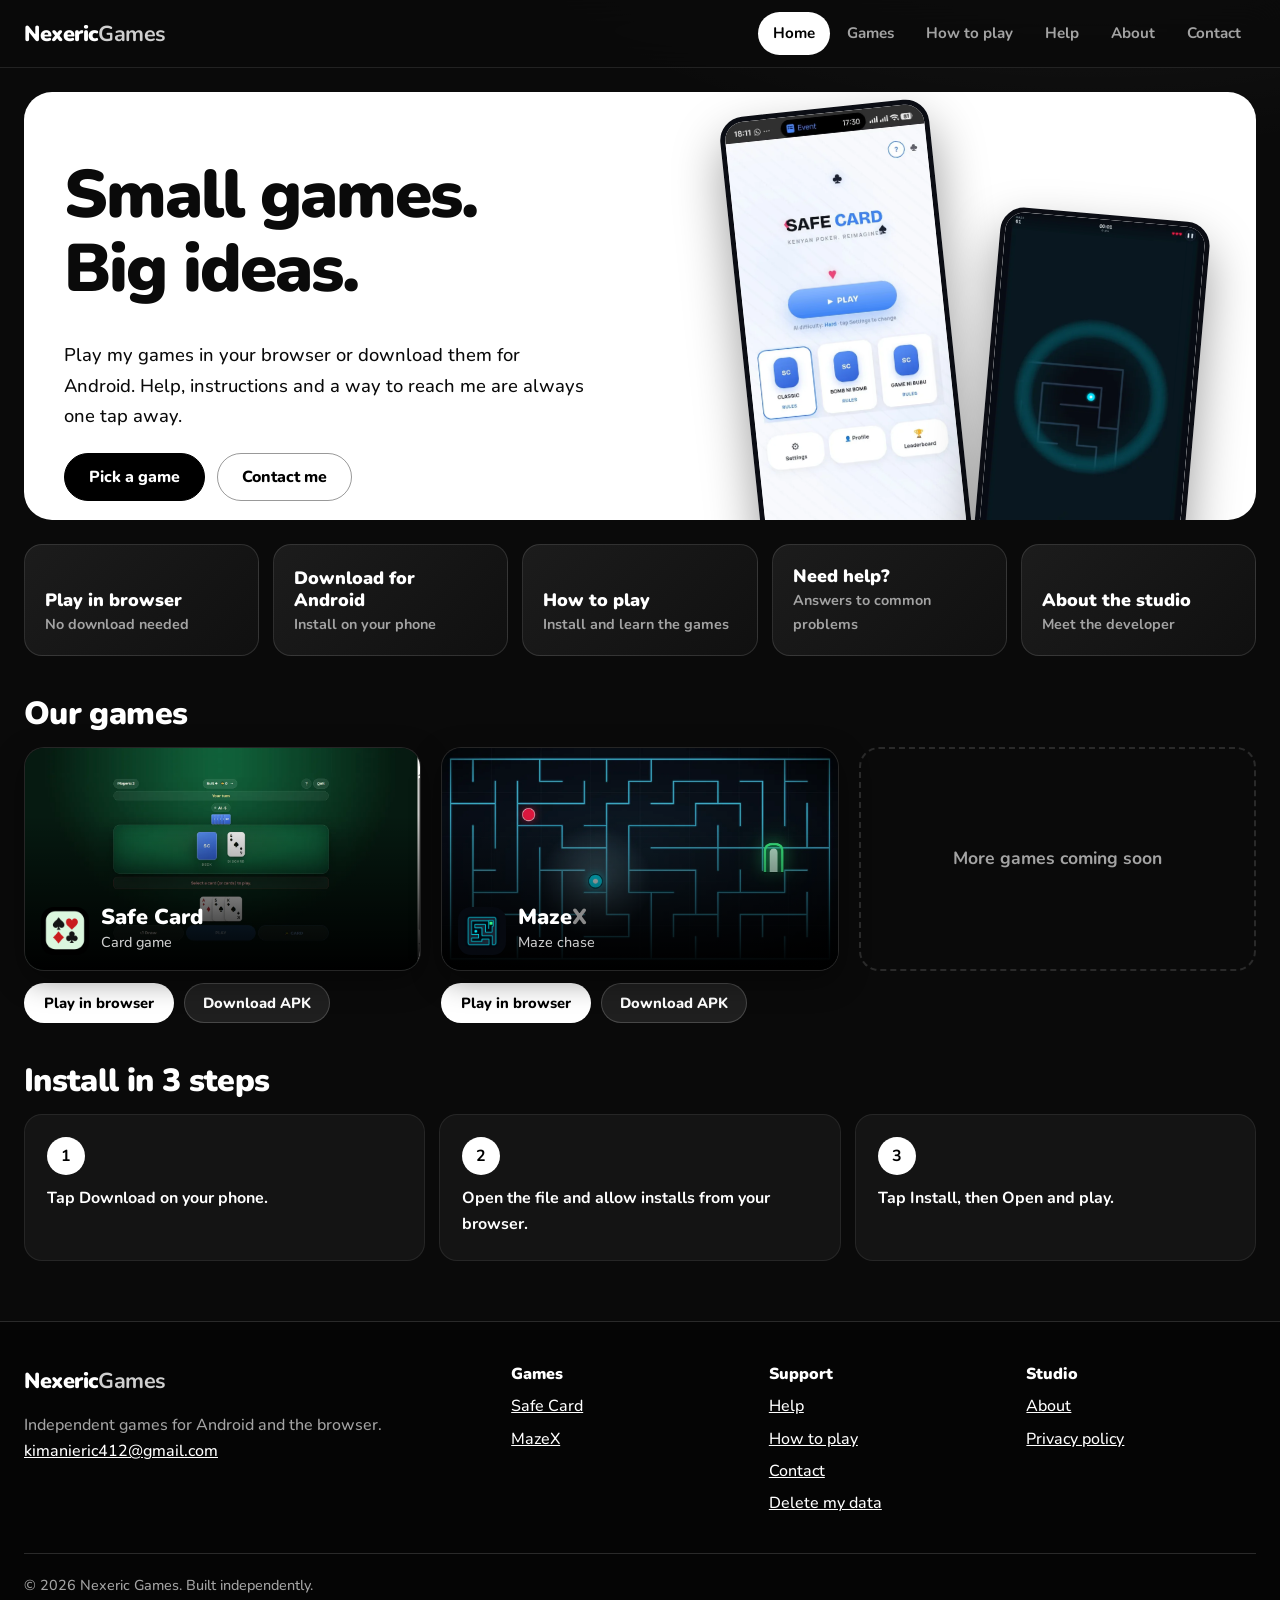
<file: index.html>
﻿<!DOCTYPE html><html lang="en"><head><meta charset="UTF-8"><meta name="viewport" content="width=device-width,initial-scale=1"><meta name="description" content="Play and download Android and browser games by Nexeric Games: Safe Card and MazeX."><title>Nexeric Games â€” Small games. Big ideas.</title><link rel="icon" href="favicon.svg" type="image/svg+xml"><link rel="icon" href="favicon.ico" sizes="48x48"><link rel="apple-touch-icon" href="apple-touch-icon.png"><link rel="manifest" href="site.webmanifest"><meta name="theme-color" content="#0a0a0a"><link rel="preconnect" href="https://fonts.googleapis.com"><link href="https://fonts.googleapis.com/css2?family=Nunito:wght@500;600;700;800;900&display=swap" rel="stylesheet"><link rel="stylesheet" href="style.css"><script async src="https://pagead2.googlesyndication.com/pagead/js/adsbygoogle.js?client=ca-pub-2333791456693293" crossorigin="anonymous"></script></head><body data-page="home">
<header class="nav" id="site-header"></header>
<main><section class="hero"><div class="wrap"><div><h1>Small games.<br>Big ideas.</h1><p class="lead">Play my games in your browser or download them for Android. Help, instructions and a way to reach me are always one tap away.</p><div class="row"><a class="btn light" href="#games">Pick a game</a><a class="btn out" href="contact.html">Contact me</a></div></div><div class="phones" id="phones" aria-hidden="true"></div></div></section>
<div class="wrap"><div class="hubs"><a class="hub" href="#games" ><b>Play in browser</b><span>No download needed</span></a><a class="hub" href="#games" ><b>Download for Android</b><span>Install on your phone</span></a><a class="hub" href="instructions.html" ><b>How to play</b><span>Install and learn the games</span></a><a class="hub" href="help.html" ><b>Need help?</b><span>Answers to common problems</span></a><a class="hub" href="about.html" ><b>About the studio</b><span>Meet the developer</span></a></div>
<h2 class="stitle" id="games">Our games</h2><div class="tgrid" id="games-list"></div>
<h2 class="stitle">Install in 3 steps</h2><div class="steps"><div class="step"><b>1</b>Tap Download on your phone.</div><div class="step"><b>2</b>Open the file and allow installs from your browser.</div><div class="step"><b>3</b>Tap Install, then Open and play.</div></div><div style="height:40px"></div></div></main>
<footer id="site-footer"></footer>
<script src="games.js"></script><script src="site.js"></script></body></html>
</file>
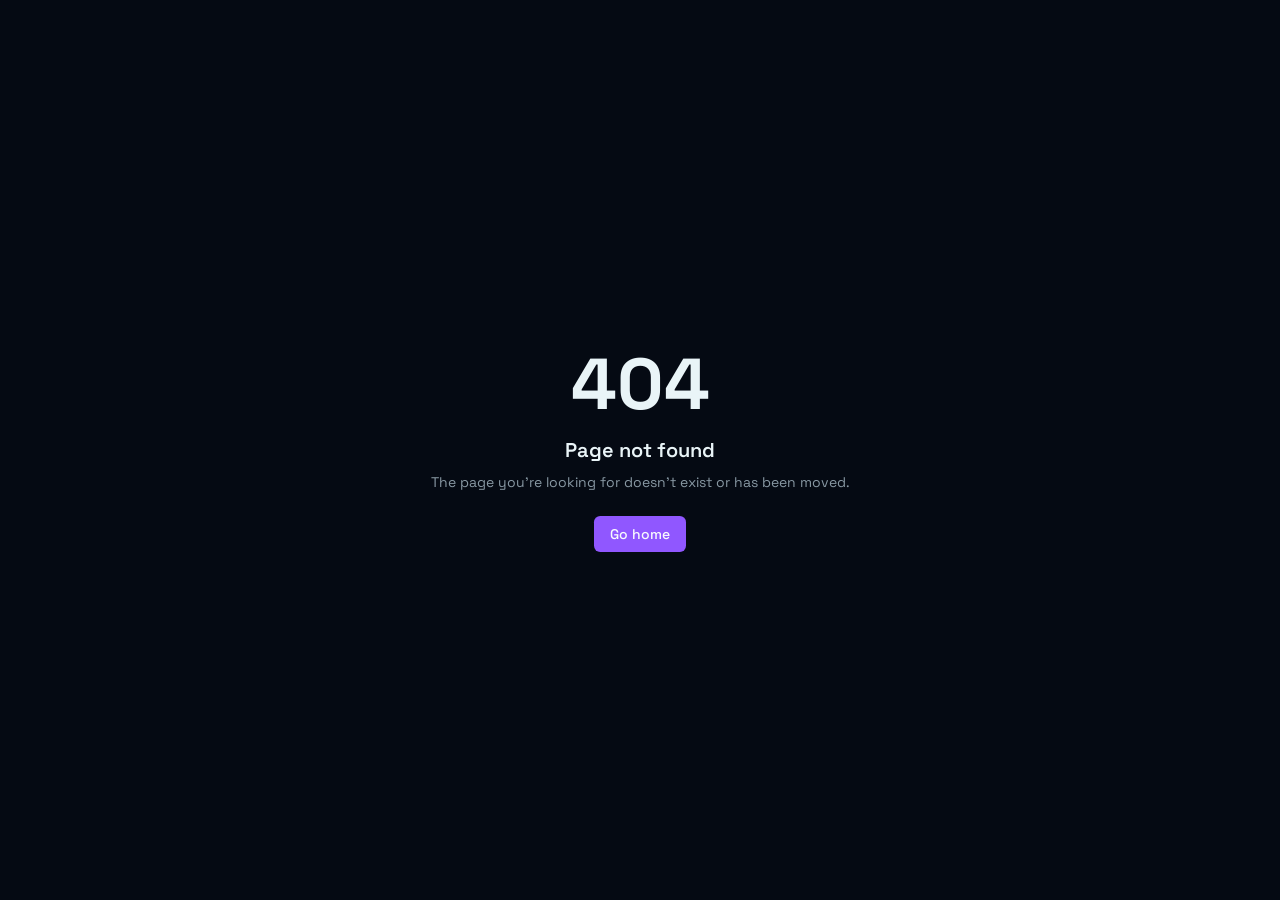
<file: play/mazex/index.html>
<!DOCTYPE html><html lang="en"><head><meta charSet="utf-8"/><meta name="viewport" content="width=device-width, initial-scale=1"/><link rel="stylesheet" href="assets/styles-yo5now6f.css" data-precedence="default"/><link rel="stylesheet" href="https://fonts.googleapis.com/css2?family=Orbitron:wght@500;700;900&amp;family=Space+Grotesk:wght@400;500;600;700&amp;display=swap" data-precedence="default"/><title>MazeX — Escape the Maze</title><meta name="author" content="MazeX"/><meta name="description" content="Escape an ever-changing neon maze before the Hunter catches you in this fast-paced survival game."/><meta property="og:title" content="MazeX — Escape the Maze"/><meta property="og:description" content="Escape the maze. Outrun the Hunter. Every maze has a way out."/><meta property="og:type" content="website"/><meta name="twitter:card" content="summary_large_image"/><link rel="modulepreload" href="assets/index-C7UMsnVV.js"/><link rel="modulepreload" href="assets/routes-DHojsSFx.js"/><link rel="modulepreload" href="assets/consent-status.enum-D5UDIGP2.js"/><link rel="preconnect" href="https://fonts.googleapis.com"/><link rel="preconnect" href="https://fonts.gstatic.com" crossorigin="anonymous"/><link rel="icon" href="favicon.ico" type="image/x-icon"/><link rel="icon" href="icon.png" type="image/png"/><link rel="apple-touch-icon" href="icon.png"/></head><body><!--$--><!--$--><!--/$--><script>(function(a,f){let l;try{l=JSON.parse(sessionStorage.getItem(a)||"{}")}catch{return}const n=l?.[f||history.state?.__TSR_key];let c=!1;for(const t in n){const e=n[t],o=e?.scrollX,s=e?.scrollY;if(Number.isFinite(o)&&Number.isFinite(s)){if(t==="window")scrollTo(o,s),c=!0;else if(t)try{const r=document.querySelector(t);r&&(r.scrollLeft=o,r.scrollTop=s)}catch{}}}if(c)return;const i=location.hash.slice(1);if(i){const t=history.state?.__hashScrollIntoViewOptions??!0;if(t){const e=document.getElementById(i);e&&e.scrollIntoView(t)}return}scrollTo(0,0)})("tsr-scroll-restoration-v1_3");document.currentScript.remove()</script><!--/$--><script class="$tsr" id="$tsr-stream-barrier">(self.$R=self.$R||{})["tsr"]=[];self.$_TSR={h(){this.hydrated=!0,this.c()},e(){this.streamEnded=!0,this.c()},c(){this.hydrated&&this.streamEnded&&(delete self.$_TSR,delete self.$R.tsr)},p(e){this.initialized?e():this.buffer.push(e)},buffer:[]};$_TSR.router=($R=>$R[0]={manifest:$R[1]={routes:$R[2]={__root__:$R[3]={preloads:$R[4]=["assets/index-C7UMsnVV.js"],scripts:$R[5]=[$R[6]={attrs:$R[7]={type:"module",async:!0,src:"assets/index-C7UMsnVV.js"}}]}}},matches:$R[8]=[$R[9]={i:"__root__ ",u:1791234582929,s:"success",ssr:!0}],lastMatchId:"__root__ "})($R["tsr"]);$_TSR.e();document.currentScript.remove()</script><script type="module" async="" src="assets/index-C7UMsnVV.js"></script></body></html>
</file>
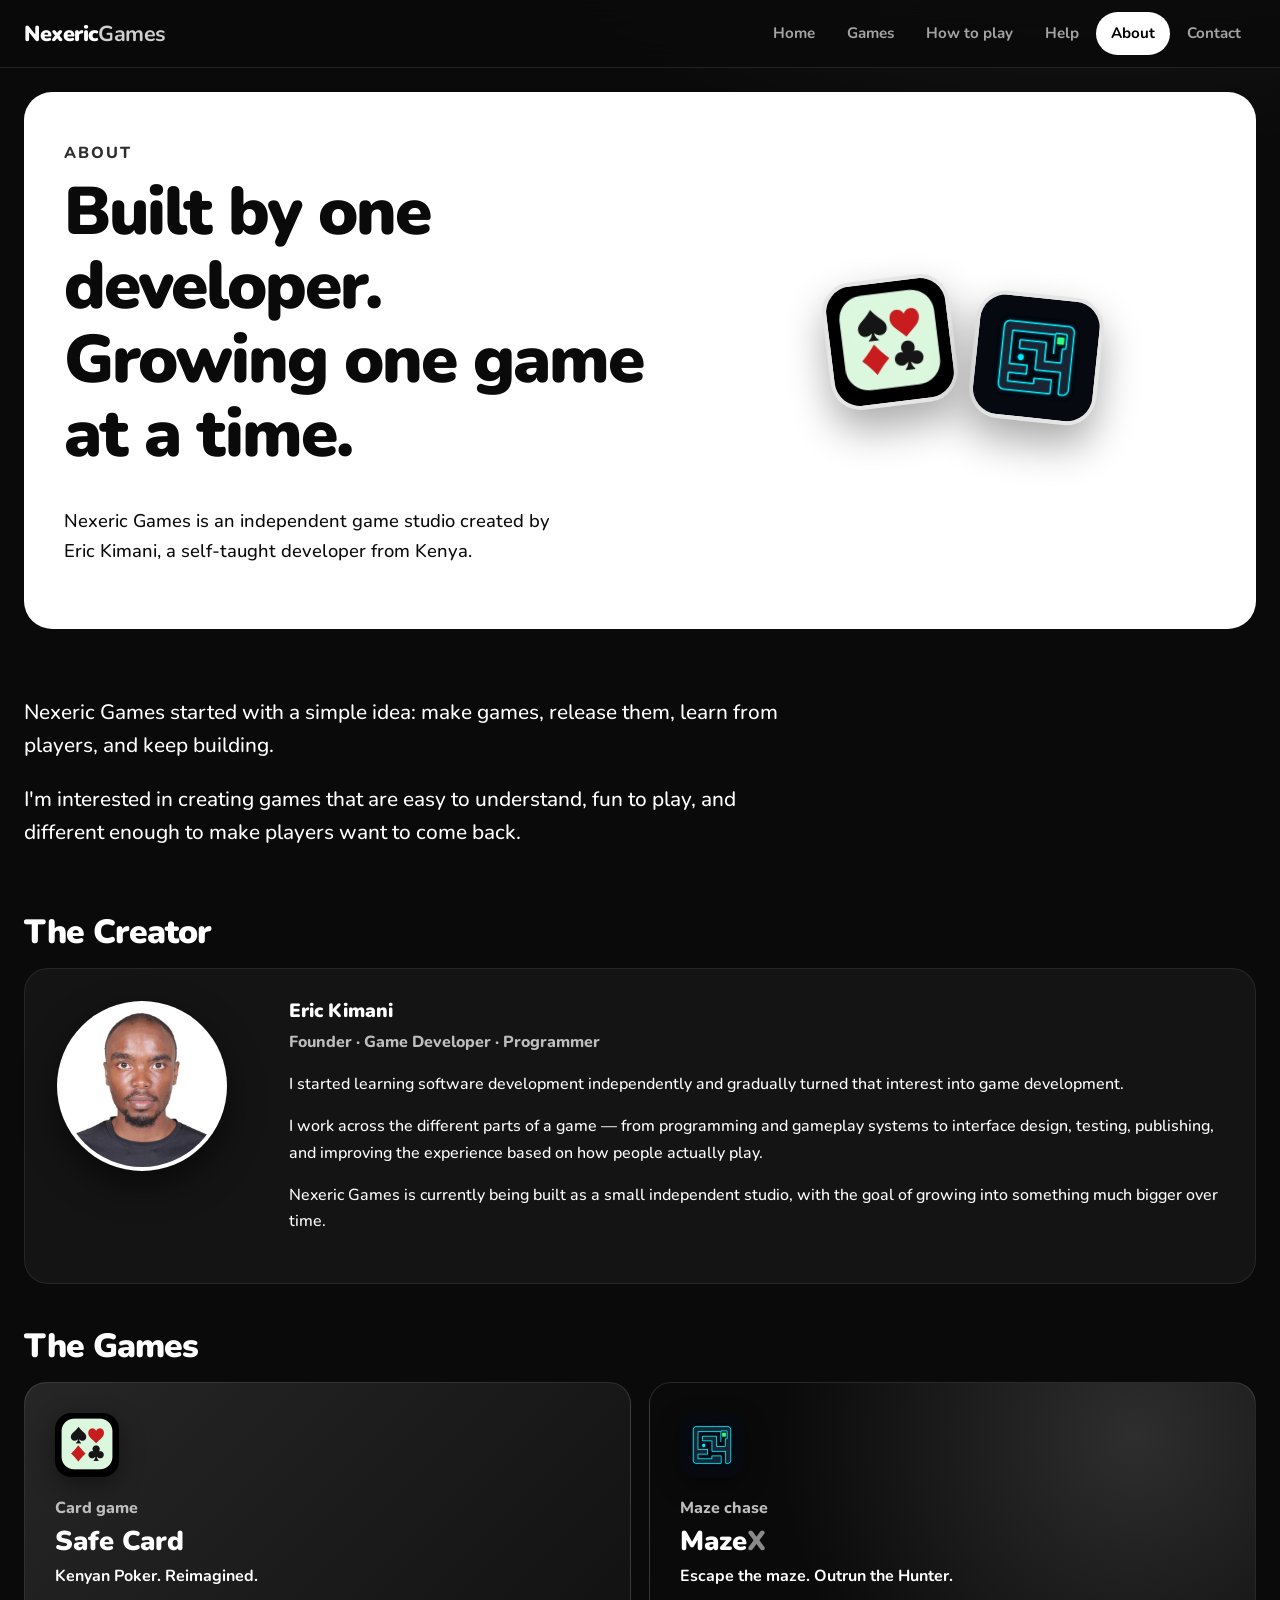
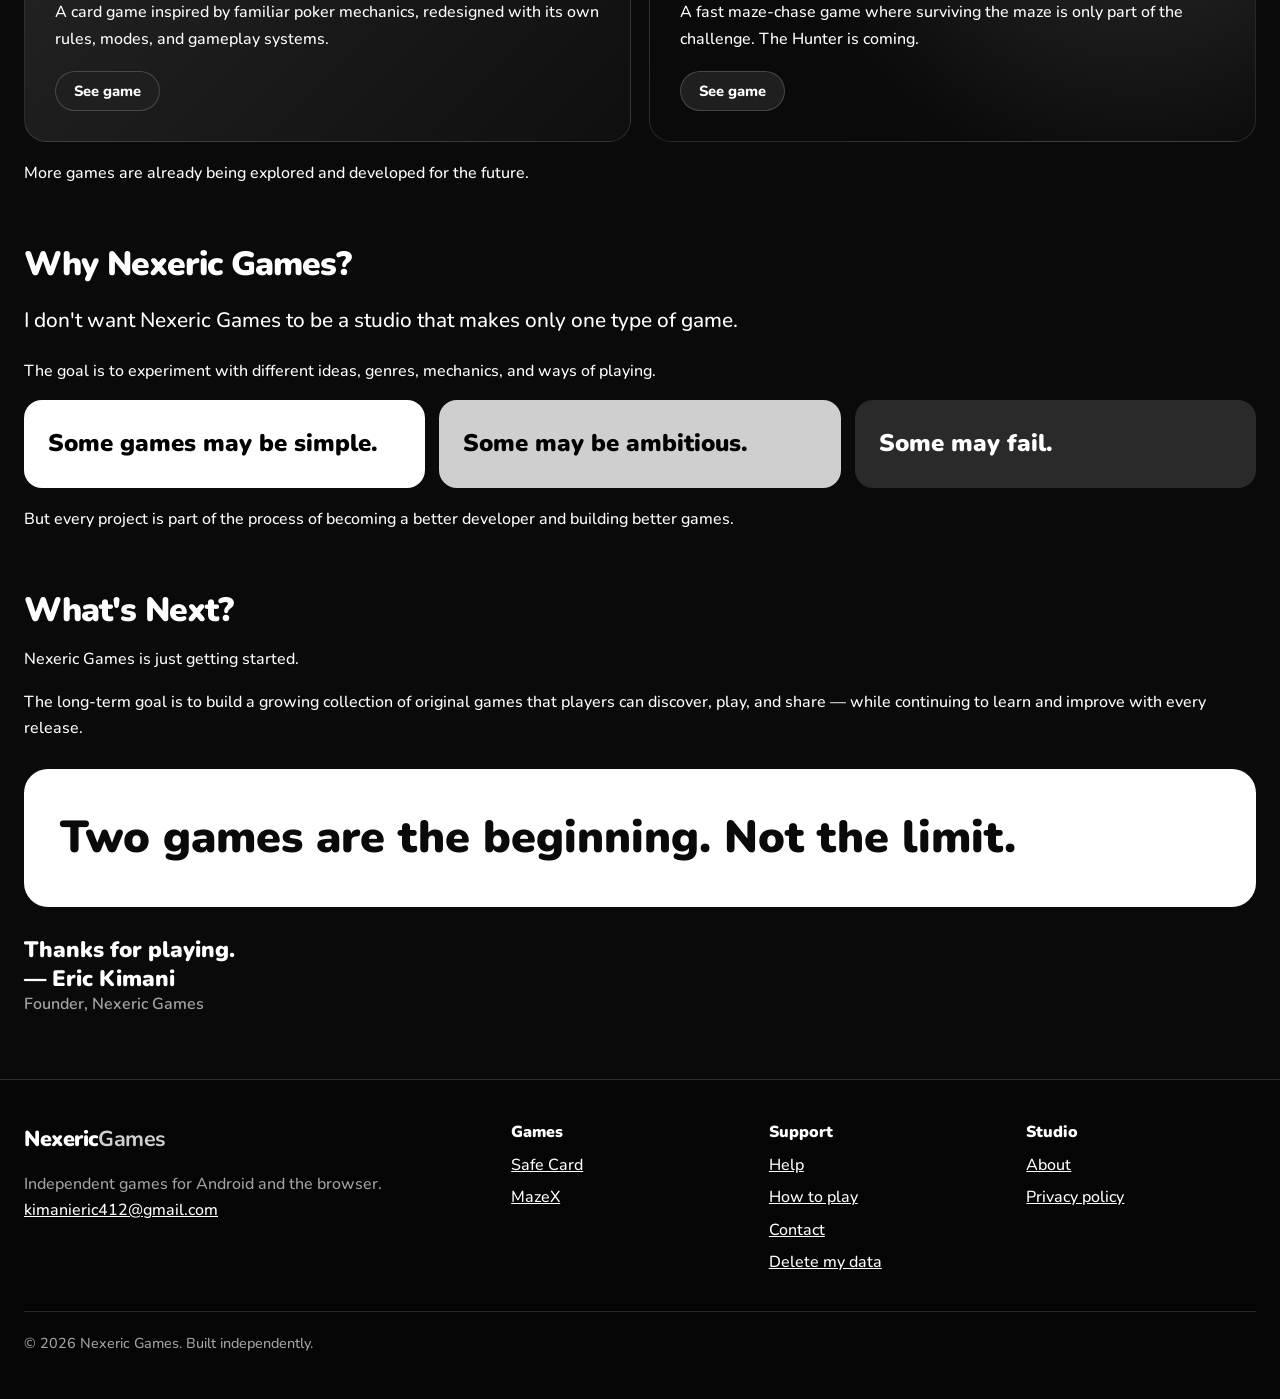
<file: about.html>
<!DOCTYPE html><html lang="en"><head><meta charset="UTF-8"><meta name="viewport" content="width=device-width,initial-scale=1"><meta name="description" content="About Nexeric Games, an independent game studio created by Eric Kimani."><title>About — Nexeric Games</title><link rel="icon" href="favicon.svg" type="image/svg+xml"><link rel="icon" href="favicon.ico" sizes="48x48"><link rel="apple-touch-icon" href="apple-touch-icon.png"><link rel="manifest" href="site.webmanifest"><meta name="theme-color" content="#0a0a0a"><link rel="preconnect" href="https://fonts.googleapis.com"><link href="https://fonts.googleapis.com/css2?family=Nunito:wght@500;600;700;800;900&display=swap" rel="stylesheet"><link rel="stylesheet" href="style.css"></head><body data-page="about">
<header class="nav" id="site-header"></header>
<main><section class="hero ab"><div class="wrap"><div><p class="eyebrow">About</p><h1>Built by one developer.<br>Growing one game at a time.</h1><p class="lead">Nexeric Games is an independent game studio created by Eric Kimani, a self-taught developer from Kenya.</p></div><div class="ab-icons" id="about-icons" aria-hidden="true"></div></div></section>
<div class="wrap"><section class="sec"><p class="big">Nexeric Games started with a simple idea: make games, release them, learn from players, and keep building.</p><p class="big">I'm interested in creating games that are easy to understand, fun to play, and different enough to make players want to come back.</p></section>
<section class="sec"><h2>The Creator</h2><div class="creator"><img class="avatar" src="img/eric.webp" alt="Eric Kimani, founder of Nexeric Games"><div><h3>Eric Kimani</h3><p class="role">Founder · Game Developer · Programmer</p><p>I started learning software development independently and gradually turned that interest into game development.</p><p>I work across the different parts of a game — from programming and gameplay systems to interface design, testing, publishing, and improving the experience based on how people actually play.</p><p>Nexeric Games is currently being built as a small independent studio, with the goal of growing into something much bigger over time.</p></div></div></section>
<section class="sec"><h2>The Games</h2><div class="gcards" id="about-games"></div><p style="margin-top:18px">More games are already being explored and developed for the future.</p></section>
<section class="sec"><h2>Why Nexeric Games?</h2><p class="big">I don't want Nexeric Games to be a studio that makes only one type of game.</p><p>The goal is to experiment with different ideas, genres, mechanics, and ways of playing.</p>
<div class="steps say"><div class="step">Some games may be simple.</div><div class="step">Some may be ambitious.</div><div class="step">Some may fail.</div></div><p style="margin-top:18px">But every project is part of the process of becoming a better developer and building better games.</p></section>
<section class="sec"><h2>What's Next?</h2><p>Nexeric Games is just getting started.</p><p>The long-term goal is to build a growing collection of original games that players can discover, play, and share — while continuing to learn and improve with every release.</p><div class="next"><p>Two games are the beginning. Not the limit.</p></div><p class="sign">Thanks for playing.<br>— Eric Kimani<span>Founder, Nexeric Games</span></p></section></div></main>
<footer id="site-footer"></footer>
<script src="games.js"></script><script src="site.js"></script></body></html>
</file>
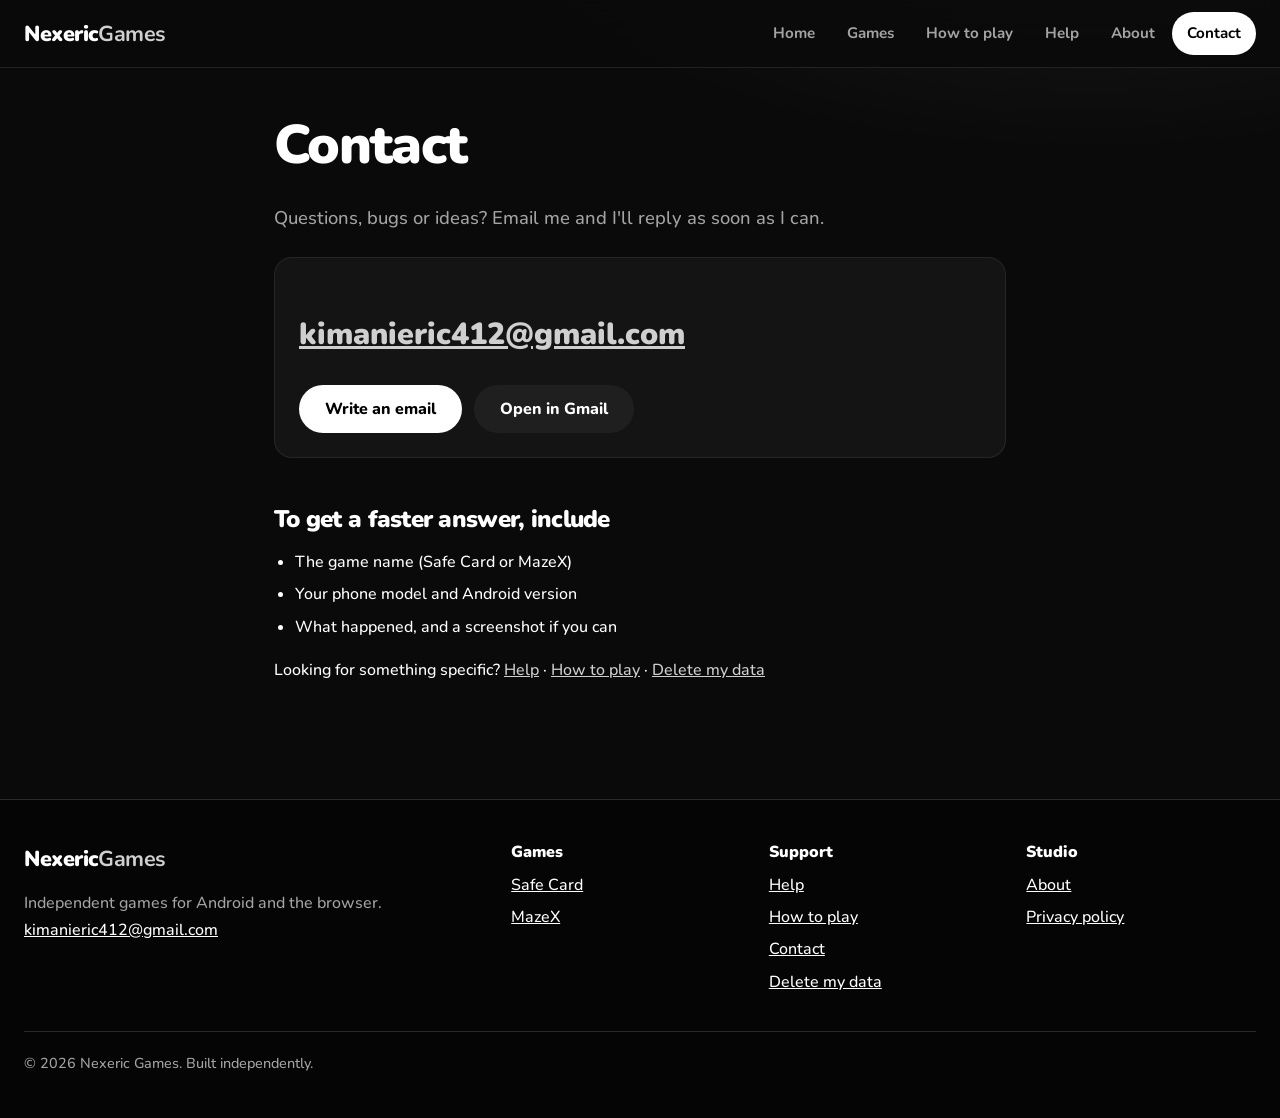
<file: contact.html>
<!DOCTYPE html><html lang="en"><head><meta charset="UTF-8"><meta name="viewport" content="width=device-width,initial-scale=1"><meta name="description" content="Contact Nexeric Games by email."><title>Contact — Nexeric Games</title><link rel="icon" href="favicon.svg" type="image/svg+xml"><link rel="icon" href="favicon.ico" sizes="48x48"><link rel="apple-touch-icon" href="apple-touch-icon.png"><link rel="manifest" href="site.webmanifest"><meta name="theme-color" content="#0a0a0a"><link rel="preconnect" href="https://fonts.googleapis.com"><link href="https://fonts.googleapis.com/css2?family=Nunito:wght@500;600;700;800;900&display=swap" rel="stylesheet"><link rel="stylesheet" href="style.css"></head><body data-page="contact">
<header class="nav" id="site-header"></header>
<main class="page"><div class="wrap"><h1>Contact</h1><p class="lead">Questions, bugs or ideas? Email me and I'll reply as soon as I can.</p>
<div class="box"><p class="email"><a href="mailto:kimanieric412@gmail.com" data-mailto="" data-email>kimanieric412@gmail.com</a></p><div class="row"><a class="btn main" href="mailto:kimanieric412@gmail.com" data-mailto="Nexeric Games support">Write an email</a><a class="btn" href="#" data-gmail="Nexeric Games support" target="_blank" rel="noopener">Open in Gmail</a></div></div>
<h2>To get a faster answer, include</h2><ul><li>The game name (Safe Card or MazeX)</li><li>Your phone model and Android version</li><li>What happened, and a screenshot if you can</li></ul>
<p>Looking for something specific? <a href="help.html">Help</a> · <a href="instructions.html">How to play</a> · <a href="delete.html">Delete my data</a></p></div></main>
<footer id="site-footer"></footer>
<script src="games.js"></script><script src="site.js"></script></body></html>
</file>
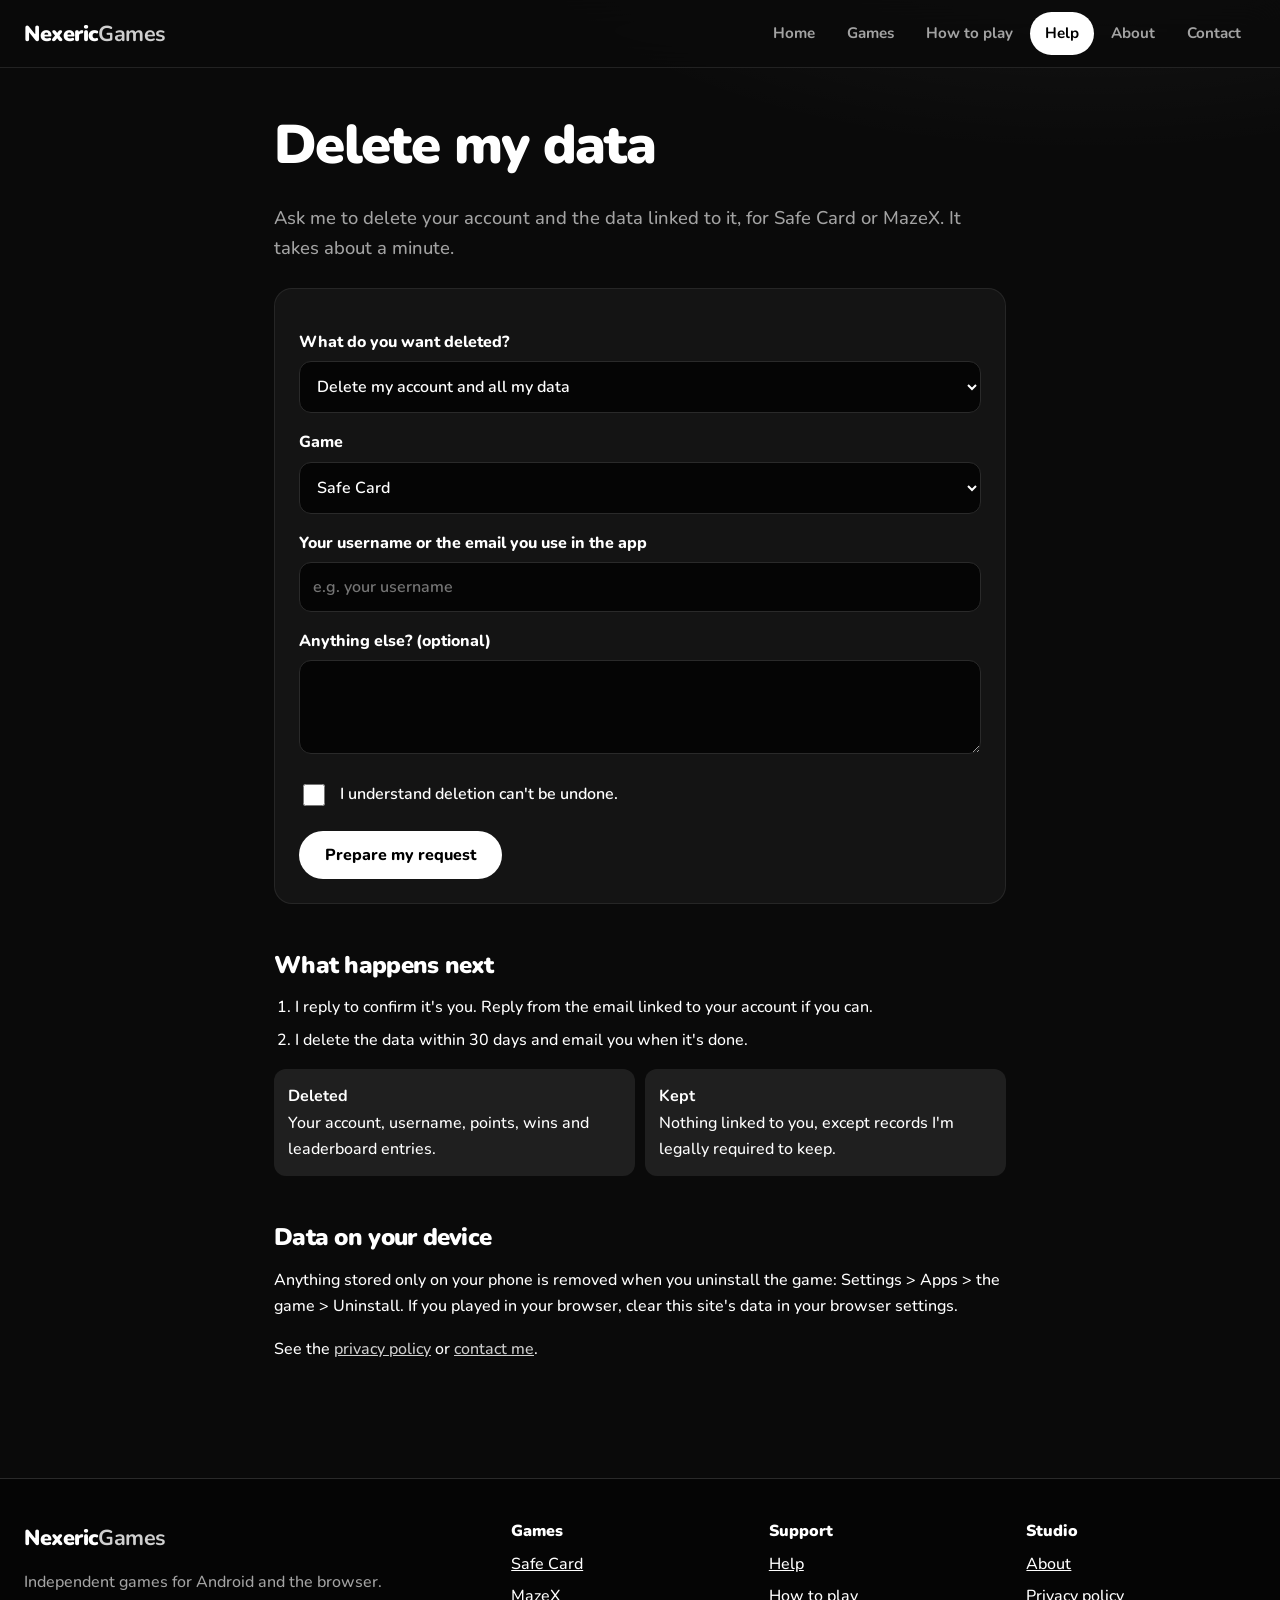
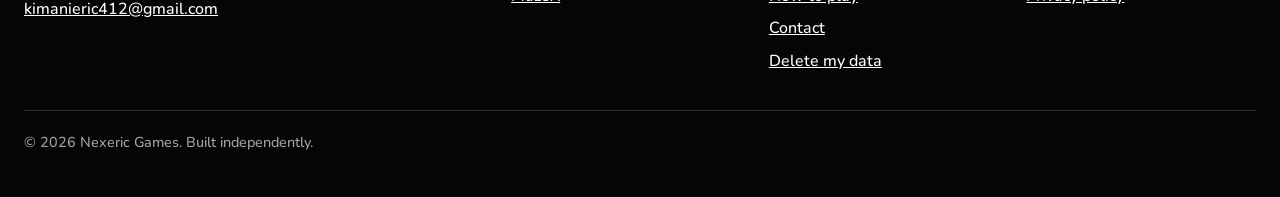
<file: delete.html>
<!DOCTYPE html><html lang="en"><head><meta charset="UTF-8"><meta name="viewport" content="width=device-width,initial-scale=1"><meta name="description" content="Request deletion of your Nexeric Games account and data."><title>Delete my data — Nexeric Games</title><link rel="icon" href="favicon.svg" type="image/svg+xml"><link rel="icon" href="favicon.ico" sizes="48x48"><link rel="apple-touch-icon" href="apple-touch-icon.png"><link rel="manifest" href="site.webmanifest"><meta name="theme-color" content="#0a0a0a"><link rel="preconnect" href="https://fonts.googleapis.com"><link href="https://fonts.googleapis.com/css2?family=Nunito:wght@500;600;700;800;900&display=swap" rel="stylesheet"><link rel="stylesheet" href="style.css"></head><body data-page="help">
<header class="nav" id="site-header"></header>
<main class="page"><div class="wrap"><h1>Delete my data</h1><p class="lead">Ask me to delete your account and the data linked to it, for Safe Card or MazeX. It takes about a minute.</p>
<div class="box"><form id="f"><label for="t">What do you want deleted?</label><select id="t"><option>Delete my account and all my data</option><option>Delete only my scores and leaderboard entries</option></select>
<label for="g">Game</label><select id="g"></select>
<label for="u">Your username or the email you use in the app</label><input id="u" required autocomplete="off" placeholder="e.g. your username">
<label for="n">Anything else? (optional)</label><textarea id="n" rows="3"></textarea>
<label class="chk" style="margin-top:18px"><input type="checkbox" id="c" required> <span>I understand deletion can't be undone.</span></label>
<div class="row"><button class="btn main" type="submit">Prepare my request</button></div></form>
<noscript><p>JavaScript is off. Email <a href="mailto:kimanieric412@gmail.com" data-mailto="Delete my data" data-email>kimanieric412@gmail.com</a> with the subject "Delete my data", your game and your username.</p></noscript></div>
<div id="out" class="box ok" hidden tabindex="-1" role="status"><h2 style="margin-top:0">Almost done: send it to me</h2><p>Your reference is <b id="ref"></b>. Choose how to send this message. The request is only sent once you press send in your email.</p><pre id="pre"></pre>
<div class="row"><a id="m" class="btn main" href="#">Open in my email app</a><a id="gm" class="btn" href="#" target="_blank" rel="noopener">Open in Gmail</a><button id="cp" class="btn" type="button">Copy message</button></div><p style="margin-bottom:0">Or paste it into an email to <b data-email>kimanieric412@gmail.com</b> yourself.</p></div>
<h2>What happens next</h2><ol><li>I reply to confirm it's you. Reply from the email linked to your account if you can.</li><li>I delete the data within 30 days and email you when it's done.</li></ol>
<div class="tabs"><div><b>Deleted</b>Your account, username, points, wins and leaderboard entries.</div><div><b>Kept</b>Nothing linked to you, except records I'm legally required to keep.</div></div>
<h2>Data on your device</h2><p>Anything stored only on your phone is removed when you uninstall the game: Settings > Apps > the game > Uninstall. If you played in your browser, clear this site's data in your browser settings.</p>
<p>See the <a href="privacy.html">privacy policy</a> or <a href="contact.html">contact me</a>.</p></div></main>
<footer id="site-footer"></footer>
<script src="games.js"></script><script src="site.js"></script><script>
var f=document.getElementById('f'),out=document.getElementById('out');
f.addEventListener('submit',function(e){e.preventDefault();
var ref='DEL-'+Date.now().toString(36).toUpperCase();
var txt='Reference: '+ref+'\nRequest: '+t.value+'\nGame: '+g.value+'\nUsername or email in the app: '+u.value.trim()+'\nNotes: '+(n.value.trim()||'none')+'\n\nI confirm this is my account and I understand deletion cannot be undone.';
var sub='Delete my data ('+ref+')',enc=encodeURIComponent;
document.getElementById('ref').textContent=ref;document.getElementById('pre').textContent=txt;
document.getElementById('m').href='mailto:'+SITE.email+'?subject='+enc(sub)+'&body='+enc(txt);
document.getElementById('gm').href='https://mail.google.com/mail/?view=cm&fs=1&to='+SITE.email+'&su='+enc(sub)+'&body='+enc(txt);
out.hidden=false;out.scrollIntoView({behavior:'smooth'});out.focus()});
document.getElementById('cp').addEventListener('click',function(){var b=this,tx=document.getElementById('pre').textContent;
(navigator.clipboard?navigator.clipboard.writeText(tx):Promise.reject()).then(function(){b.textContent='Copied'},function(){var r=document.createRange();r.selectNodeContents(document.getElementById('pre'));var s=getSelection();s.removeAllRanges();s.addRange(r);b.textContent='Press copy on your keyboard'})});
</script></body></html>
</file>
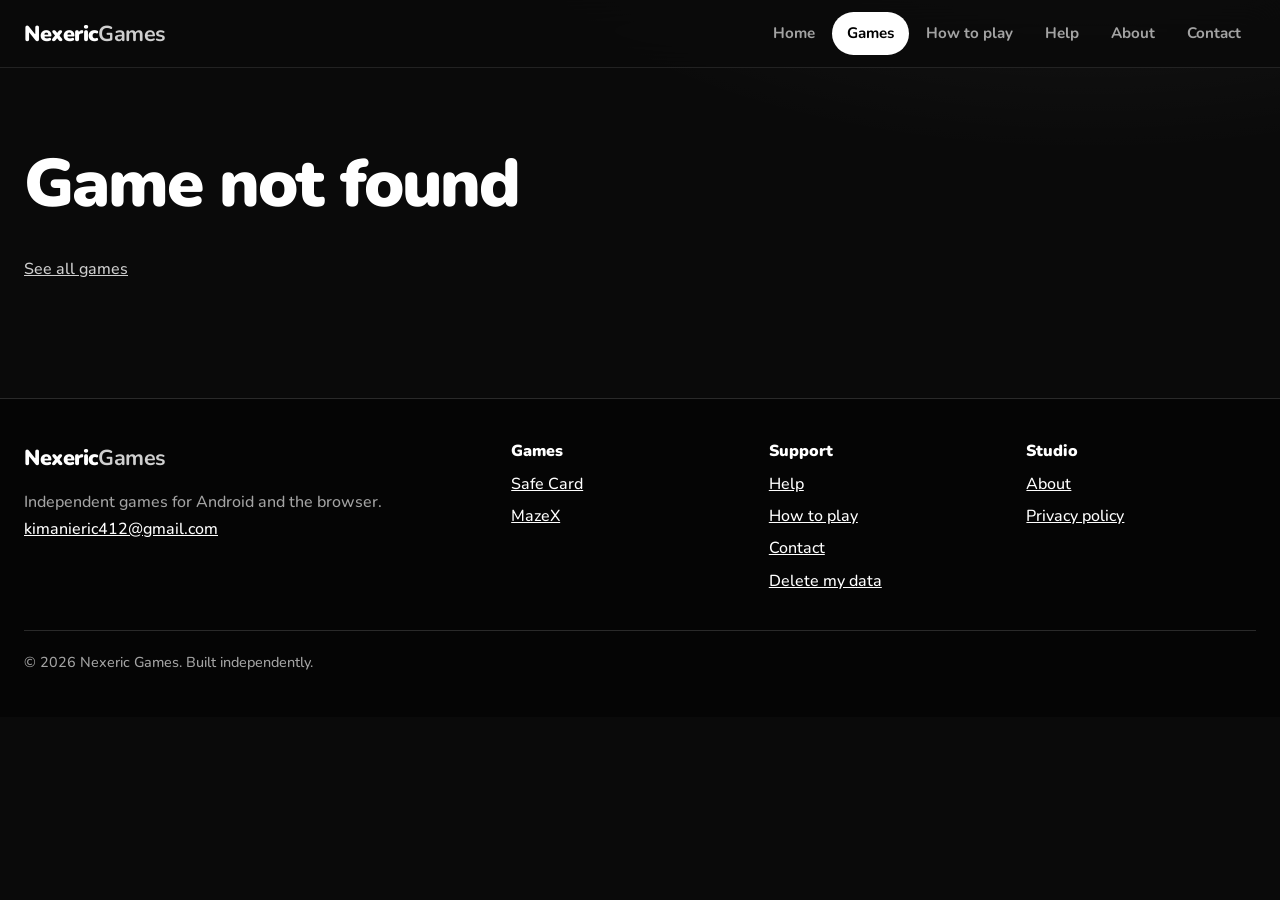
<file: game.html>
<!DOCTYPE html><html lang="en"><head><meta charset="UTF-8"><meta name="viewport" content="width=device-width,initial-scale=1"><meta name="description" content="Game details"><title>Game — Nexeric Games</title><link rel="icon" href="favicon.svg" type="image/svg+xml"><link rel="icon" href="favicon.ico" sizes="48x48"><link rel="apple-touch-icon" href="apple-touch-icon.png"><link rel="manifest" href="site.webmanifest"><meta name="theme-color" content="#0a0a0a"><link rel="preconnect" href="https://fonts.googleapis.com"><link href="https://fonts.googleapis.com/css2?family=Nunito:wght@500;600;700;800;900&display=swap" rel="stylesheet"><link rel="stylesheet" href="style.css"></head><body data-page="game">
<header class="nav" id="site-header"></header>
<main id="game"></main>
<footer id="site-footer"></footer>
<script src="games.js"></script><script src="site.js"></script></body></html>
</file>
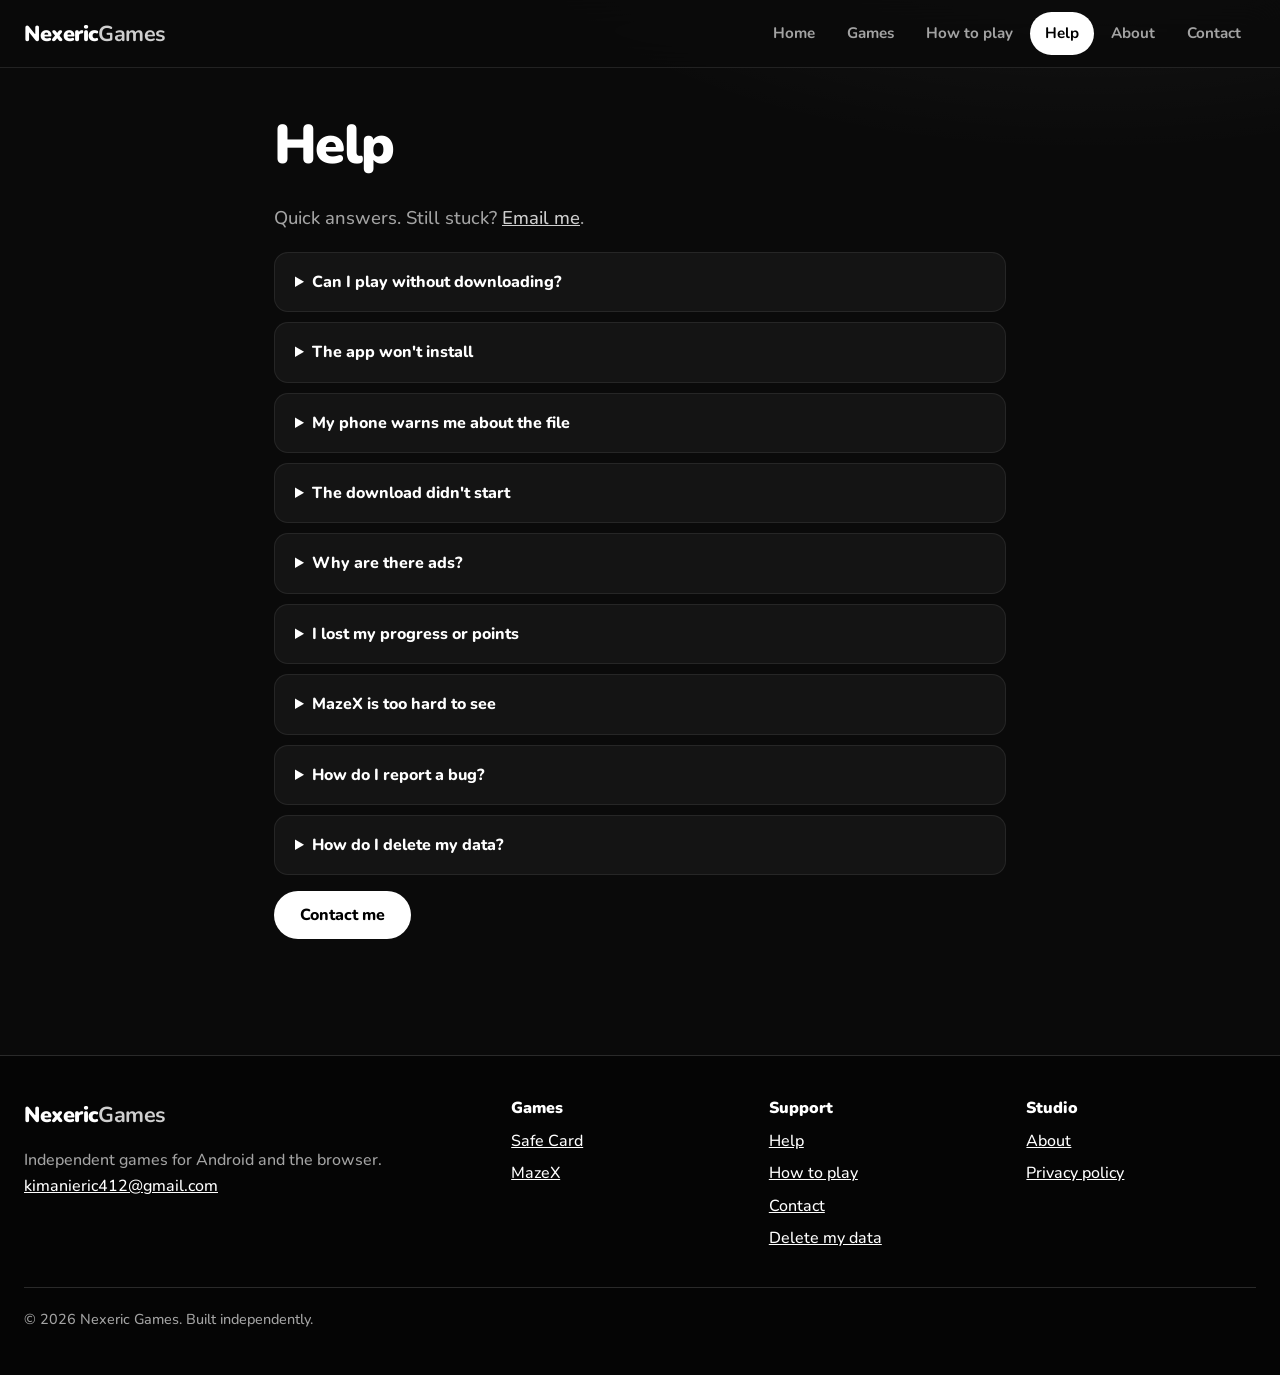
<file: help.html>
<!DOCTYPE html><html lang="en"><head><meta charset="UTF-8"><meta name="viewport" content="width=device-width,initial-scale=1"><meta name="description" content="Answers to common questions."><title>Help — Nexeric Games</title><link rel="icon" href="favicon.svg" type="image/svg+xml"><link rel="icon" href="favicon.ico" sizes="48x48"><link rel="apple-touch-icon" href="apple-touch-icon.png"><link rel="manifest" href="site.webmanifest"><meta name="theme-color" content="#0a0a0a"><link rel="preconnect" href="https://fonts.googleapis.com"><link href="https://fonts.googleapis.com/css2?family=Nunito:wght@500;600;700;800;900&display=swap" rel="stylesheet"><link rel="stylesheet" href="style.css"></head><body data-page="help">
<header class="nav" id="site-header"></header>
<main class="page"><div class="wrap"><h1>Help</h1><p class="lead">Quick answers. Still stuck? <a href="mailto:kimanieric412@gmail.com" data-mailto="">Email me</a>.</p>
<details><summary>Can I play without downloading?</summary><p>Yes. Open a game and tap <b>Play in browser</b>. It works in a modern browser on a phone, tablet or computer.</p></details>
<details><summary>The app won't install</summary><p>Allow installs from your browser (Settings > Apps > Special access > Install unknown apps). Make sure the download finished and you have enough free storage, then try again.</p></details>
<details><summary>My phone warns me about the file</summary><p>Android shows this for any app installed outside Google Play. Only install files downloaded from this site.</p></details>
<details><summary>The download didn't start</summary><p>Check your connection and try again, or open the site in Chrome. If it still fails, email me.</p></details>
<details><summary>Why are there ads?</summary><p>The games are free and ads help support them.</p></details>
<details><summary>I lost my progress or points</summary><p>Uninstalling a game can remove data stored on your phone. Email me your username and the game name and I'll look into it.</p></details>
<div id="game-faq"></div>
<details><summary>How do I report a bug?</summary><p>Email me with the game name, your phone model and what happened. A screenshot helps a lot.</p></details>
<details><summary>How do I delete my data?</summary><p>Use the <a href="delete.html">Delete my data</a> page.</p></details>
<p><a class="btn main" href="contact.html">Contact me</a></p></div></main>
<footer id="site-footer"></footer>
<script src="games.js"></script><script src="site.js"></script></body></html>
</file>
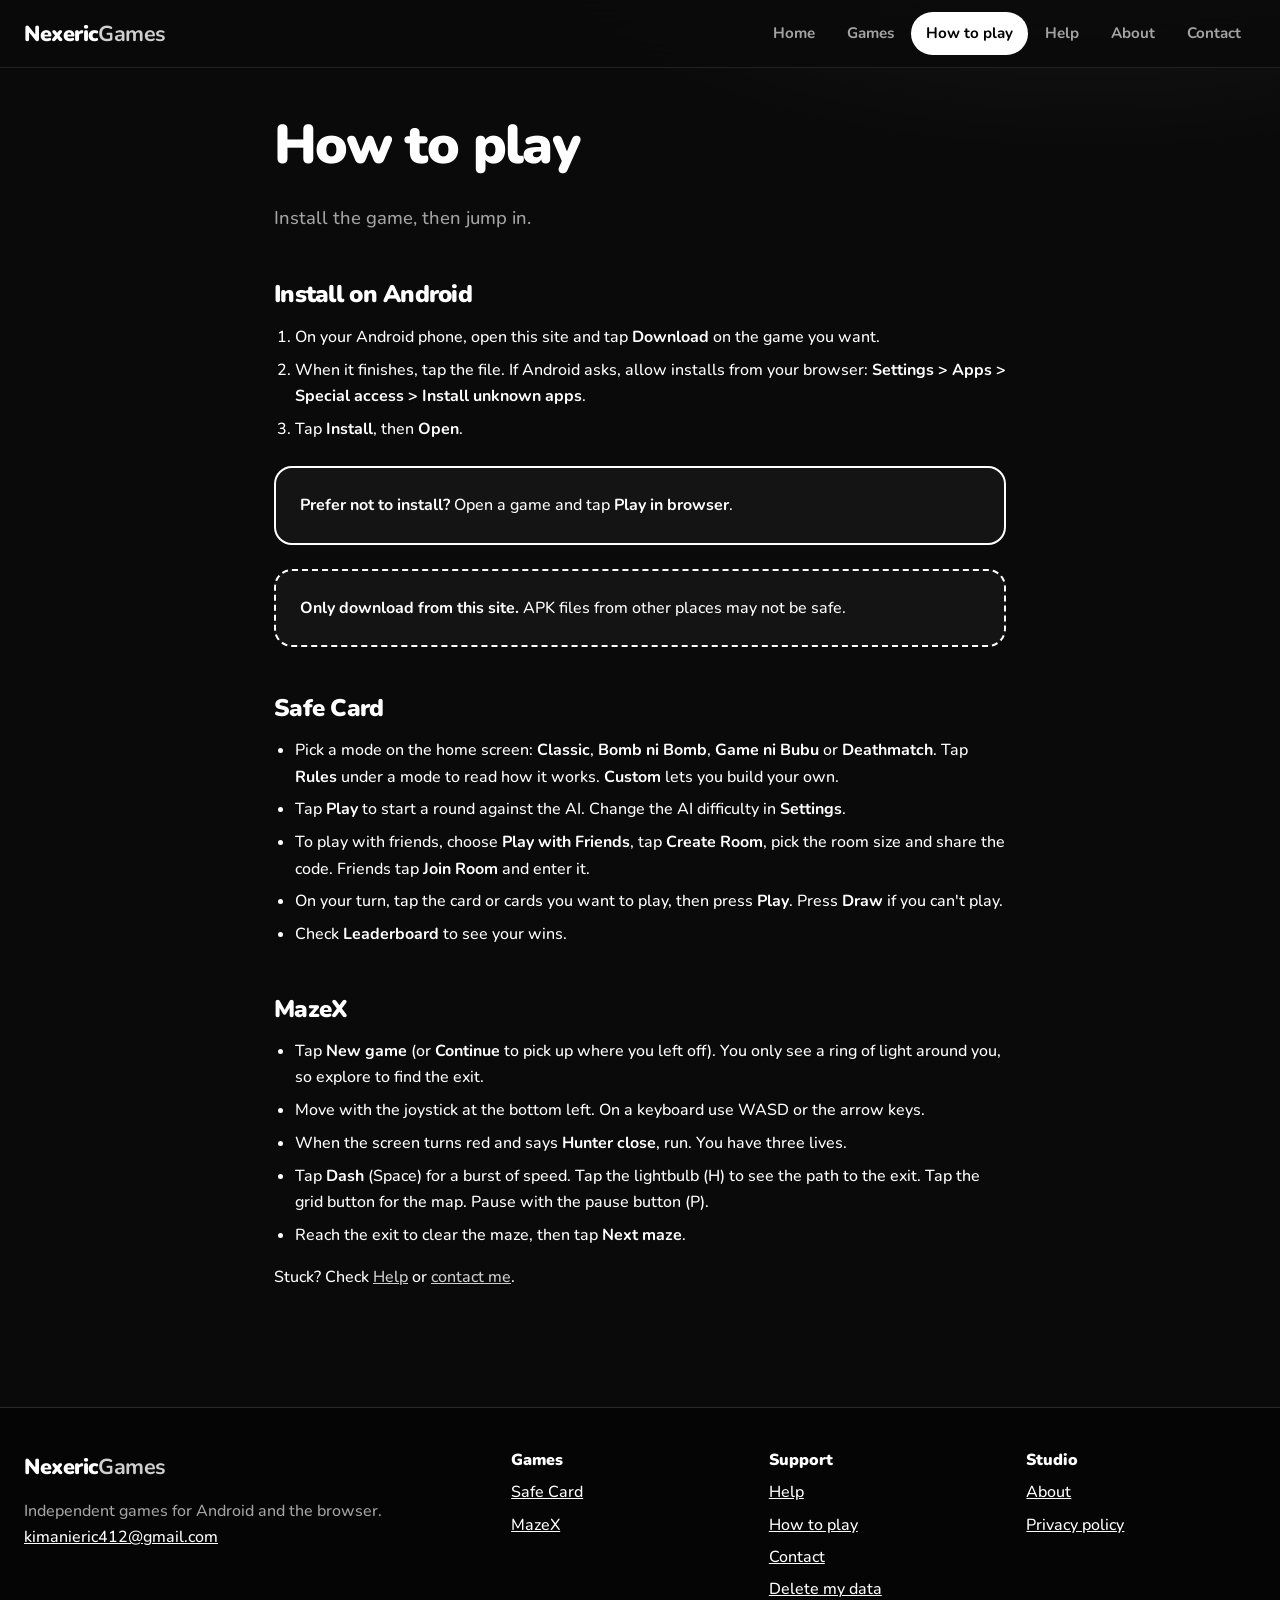
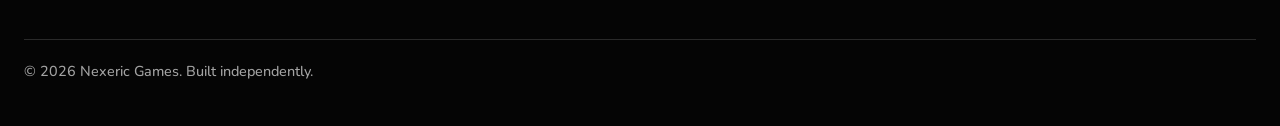
<file: instructions.html>
<!DOCTYPE html><html lang="en"><head><meta charset="UTF-8"><meta name="viewport" content="width=device-width,initial-scale=1"><meta name="description" content="Install and play Safe Card and MazeX."><title>How to play — Nexeric Games</title><link rel="icon" href="favicon.svg" type="image/svg+xml"><link rel="icon" href="favicon.ico" sizes="48x48"><link rel="apple-touch-icon" href="apple-touch-icon.png"><link rel="manifest" href="site.webmanifest"><meta name="theme-color" content="#0a0a0a"><link rel="preconnect" href="https://fonts.googleapis.com"><link href="https://fonts.googleapis.com/css2?family=Nunito:wght@500;600;700;800;900&display=swap" rel="stylesheet"><link rel="stylesheet" href="style.css"></head><body data-page="how">
<header class="nav" id="site-header"></header>
<main class="page"><div class="wrap"><h1>How to play</h1><p class="lead">Install the game, then jump in.</p>
<h2>Install on Android</h2><ol><li>On your Android phone, open this site and tap <b>Download</b> on the game you want.</li><li>When it finishes, tap the file. If Android asks, allow installs from your browser: <b>Settings > Apps > Special access > Install unknown apps</b>.</li><li>Tap <b>Install</b>, then <b>Open</b>.</li></ol>
<div class="box ok"><b>Prefer not to install?</b> Open a game and tap <b>Play in browser</b>.</div>
<div class="box warn"><b>Only download from this site.</b> APK files from other places may not be safe.</div>
<div id="howto-games"></div><p>Stuck? Check <a href="help.html">Help</a> or <a href="contact.html">contact me</a>.</p></div></main>
<footer id="site-footer"></footer>
<script src="games.js"></script><script src="site.js"></script></body></html>
</file>
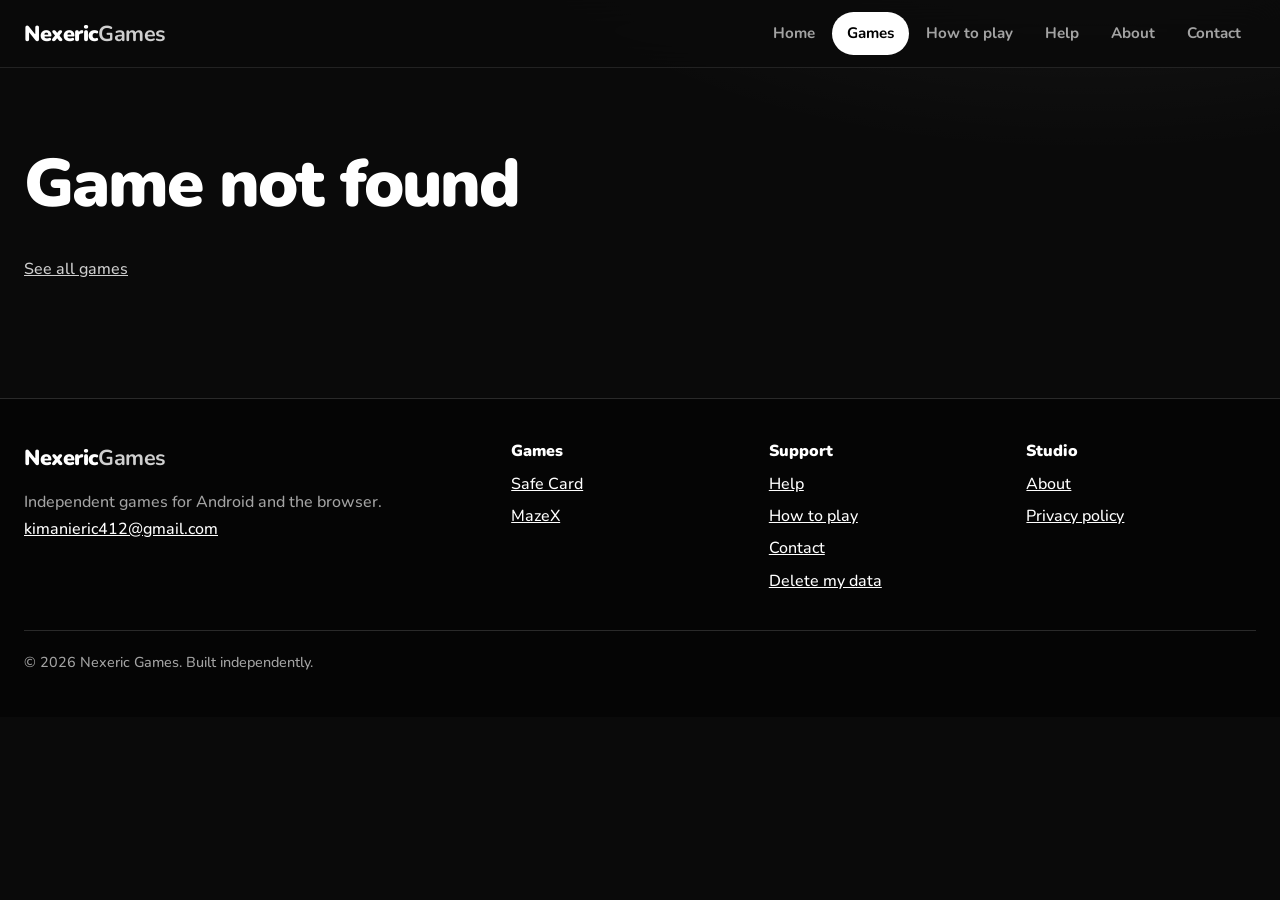
<file: play.html>
<!DOCTYPE html><html lang="en"><head><meta charset="UTF-8"><meta name="viewport" content="width=device-width,initial-scale=1"><meta name="description" content="Play in your browser"><title>Play — Nexeric Games</title><link rel="icon" href="favicon.svg" type="image/svg+xml"><link rel="icon" href="favicon.ico" sizes="48x48"><link rel="apple-touch-icon" href="apple-touch-icon.png"><link rel="manifest" href="site.webmanifest"><meta name="theme-color" content="#0a0a0a"><link rel="preconnect" href="https://fonts.googleapis.com"><link href="https://fonts.googleapis.com/css2?family=Nunito:wght@500;600;700;800;900&display=swap" rel="stylesheet"><link rel="stylesheet" href="style.css"></head><body data-page="play">
<header class="nav" id="site-header"></header>
<main id="play"></main>
<footer id="site-footer"></footer>
<script src="games.js"></script><script src="site.js"></script></body></html>
</file>
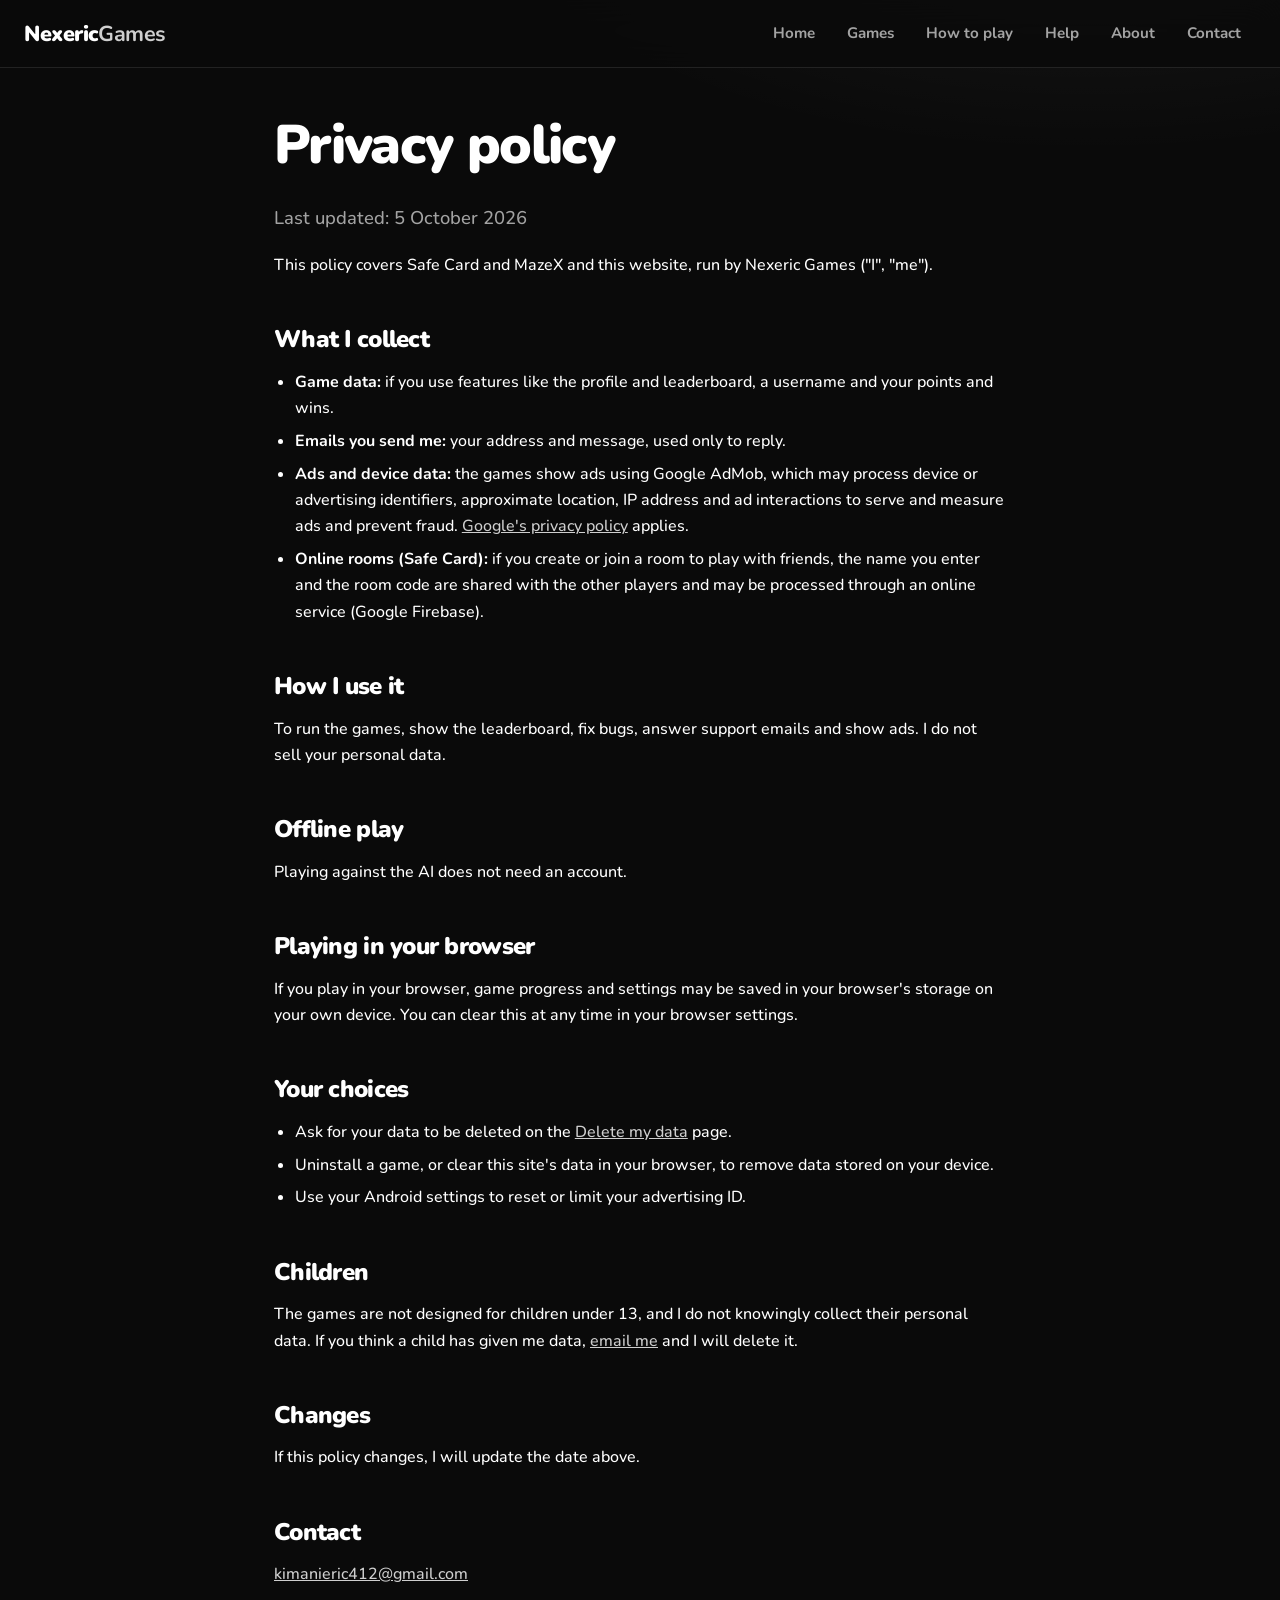
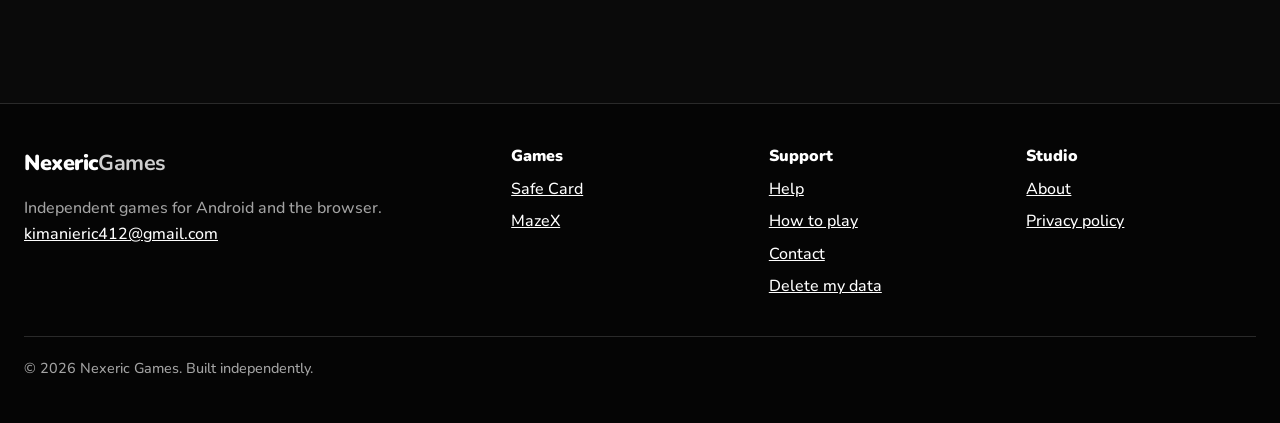
<file: privacy.html>
<!DOCTYPE html><html lang="en"><head><meta charset="UTF-8"><meta name="viewport" content="width=device-width,initial-scale=1"><meta name="description" content="How Nexeric Games handles your data."><title>Privacy policy — Nexeric Games</title><link rel="icon" href="favicon.svg" type="image/svg+xml"><link rel="icon" href="favicon.ico" sizes="48x48"><link rel="apple-touch-icon" href="apple-touch-icon.png"><link rel="manifest" href="site.webmanifest"><meta name="theme-color" content="#0a0a0a"><link rel="preconnect" href="https://fonts.googleapis.com"><link href="https://fonts.googleapis.com/css2?family=Nunito:wght@500;600;700;800;900&display=swap" rel="stylesheet"><link rel="stylesheet" href="style.css"></head><body data-page="privacy">
<header class="nav" id="site-header"></header>
<main class="page"><div class="wrap"><h1>Privacy policy</h1><p class="lead">Last updated: 5 October 2026</p>
<p>This policy covers <span data-gamenames>Safe Card and MazeX</span> and this website, run by Nexeric Games ("I", "me").</p>
<h2>What I collect</h2><ul><li><b>Game data:</b> if you use features like the profile and leaderboard, a username and your points and wins.</li><li><b>Emails you send me:</b> your address and message, used only to reply.</li><li><b>Ads and device data:</b> the games show ads using Google AdMob, which may process device or advertising identifiers, approximate location, IP address and ad interactions to serve and measure ads and prevent fraud. <a href="https://policies.google.com/privacy" target="_blank" rel="noopener">Google's privacy policy</a> applies.</li><li><b>Online rooms (Safe Card):</b> if you create or join a room to play with friends, the name you enter and the room code are shared with the other players and may be processed through an online service (Google Firebase).</li></ul>
<h2>How I use it</h2><p>To run the games, show the leaderboard, fix bugs, answer support emails and show ads. I do not sell your personal data.</p>
<h2>Offline play</h2><p>Playing against the AI does not need an account.</p><h2>Playing in your browser</h2><p>If you play in your browser, game progress and settings may be saved in your browser's storage on your own device. You can clear this at any time in your browser settings.</p>
<h2>Your choices</h2><ul><li>Ask for your data to be deleted on the <a href="delete.html">Delete my data</a> page.</li><li>Uninstall a game, or clear this site's data in your browser, to remove data stored on your device.</li><li>Use your Android settings to reset or limit your advertising ID.</li></ul>
<h2>Children</h2><p>The games are not designed for children under 13, and I do not knowingly collect their personal data. If you think a child has given me data, <a href="mailto:kimanieric412@gmail.com" data-mailto="">email me</a> and I will delete it.</p>
<h2>Changes</h2><p>If this policy changes, I will update the date above.</p>
<h2>Contact</h2><p><a href="mailto:kimanieric412@gmail.com" data-mailto="" data-email>kimanieric412@gmail.com</a></p></div></main>
<footer id="site-footer"></footer>
<script src="games.js"></script><script src="site.js"></script></body></html>
</file>
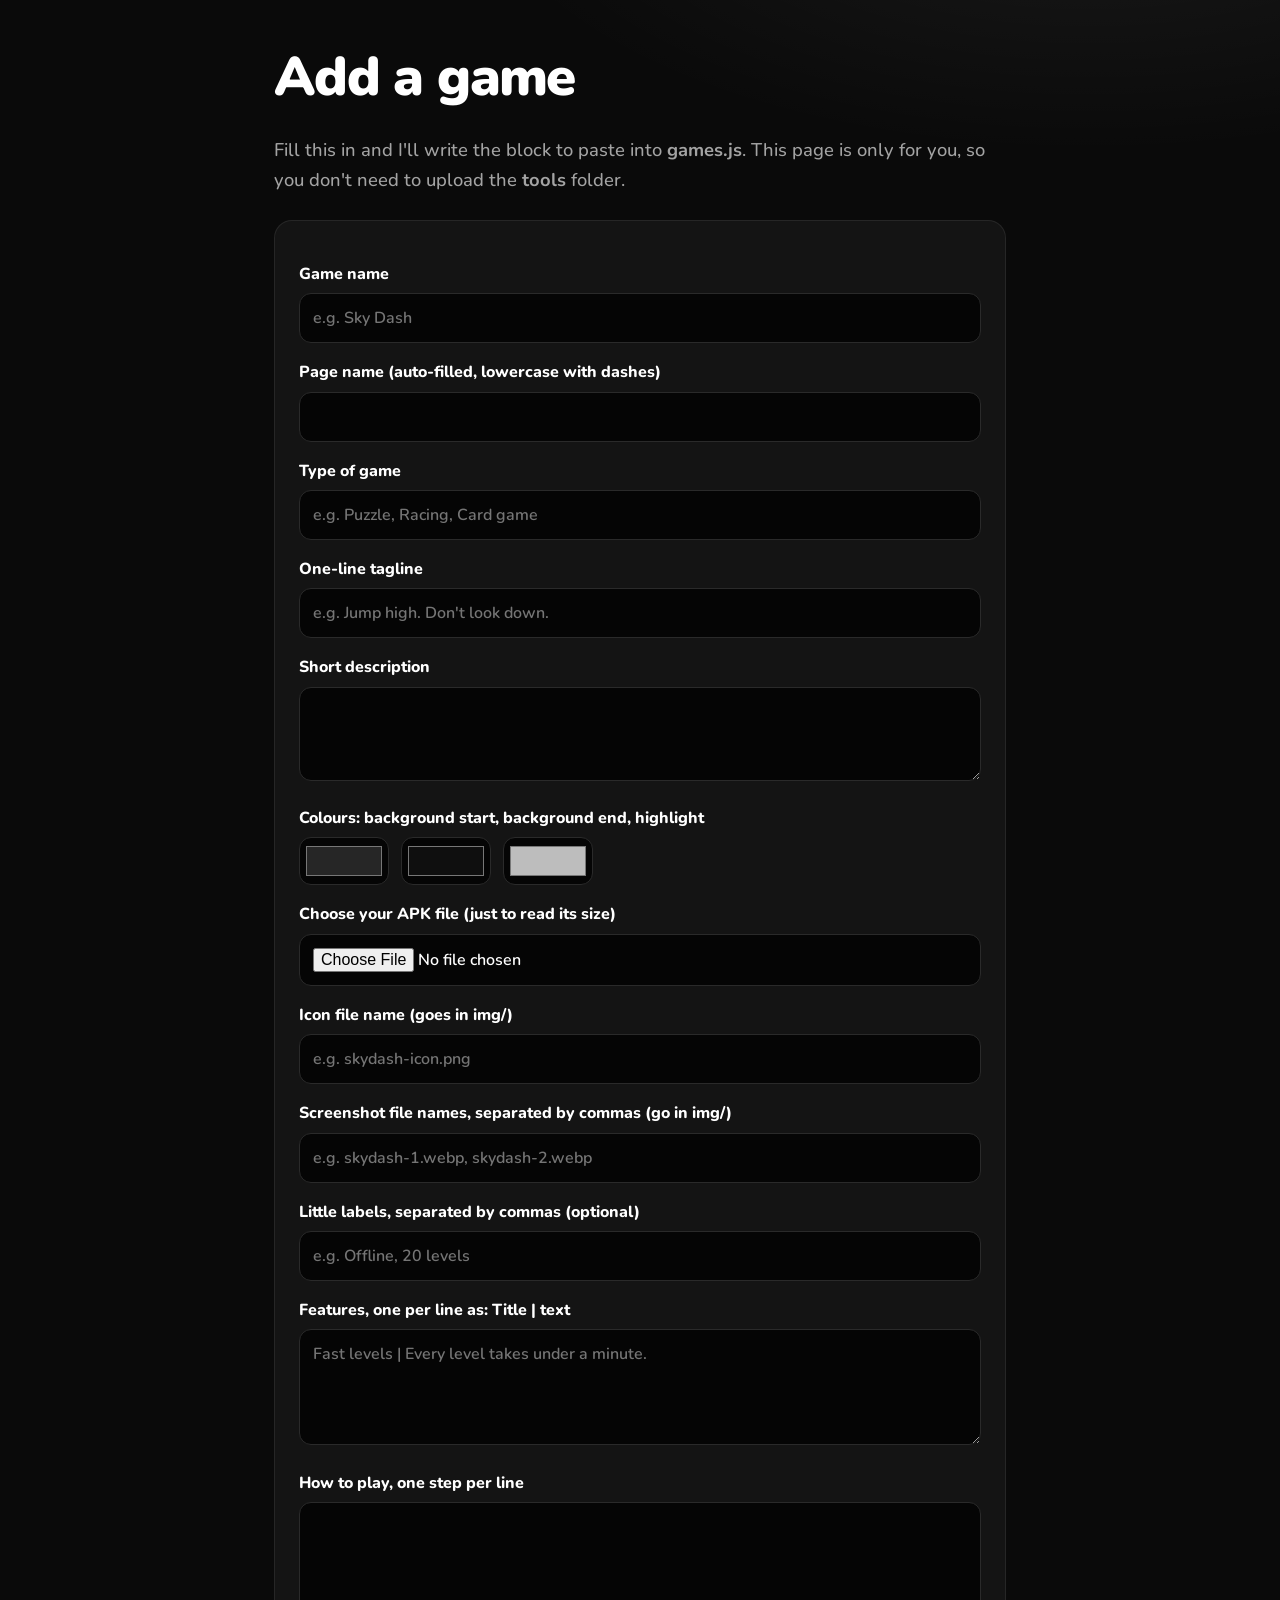
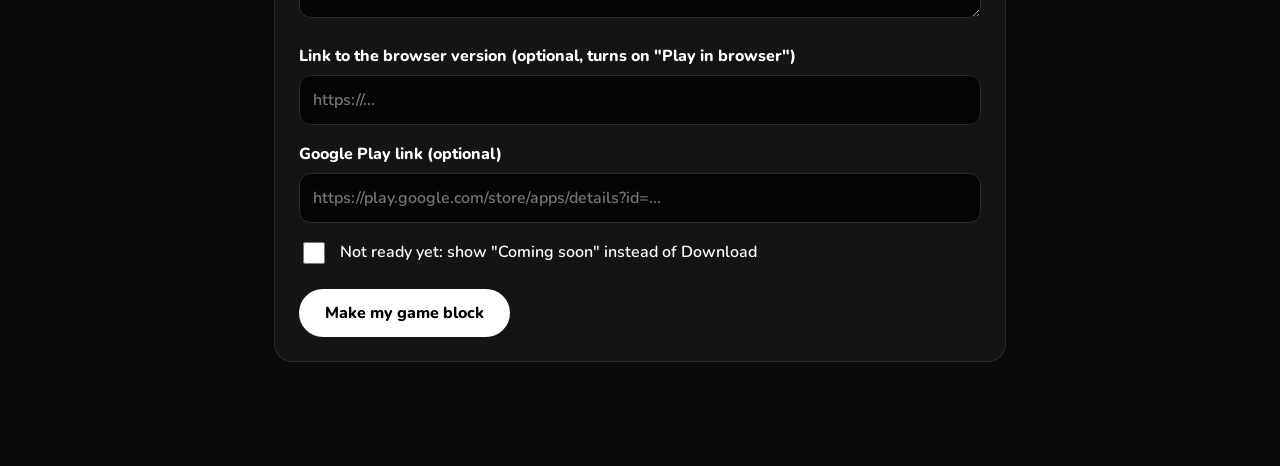
<file: tools/add-game.html>
<!DOCTYPE html><html lang="en"><head><meta charset="UTF-8"><meta name="viewport" content="width=device-width,initial-scale=1"><meta name="robots" content="noindex"><title>Add a game — Nexeric Games</title><link rel="icon" href="../favicon.svg" type="image/svg+xml"><link rel="icon" href="../favicon.ico" sizes="48x48"><link rel="apple-touch-icon" href="../apple-touch-icon.png"><link rel="manifest" href="../site.webmanifest"><meta name="theme-color" content="#0a0a0a">
<link href="https://fonts.googleapis.com/css2?family=Nunito:wght@500;600;700;800;900&display=swap" rel="stylesheet"><link rel="stylesheet" href="../style.css"></head>
<body><main class="page"><div class="wrap">
<h1>Add a game</h1><p class="lead">Fill this in and I'll write the block to paste into <b>games.js</b>. This page is only for you, so you don't need to upload the <b>tools</b> folder.</p>
<div class="box"><form id="f">
<label for="name">Game name</label><input id="name" required placeholder="e.g. Sky Dash">
<label for="slug">Page name (auto-filled, lowercase with dashes)</label><input id="slug" required>
<label for="tag">Type of game</label><input id="tag" placeholder="e.g. Puzzle, Racing, Card game">
<label for="tagline">One-line tagline</label><input id="tagline" placeholder="e.g. Jump high. Don't look down.">
<label for="about">Short description</label><textarea id="about" rows="3"></textarea>
<label for="c1">Colours: background start, background end, highlight</label>
<div class="row" style="margin-top:0"><input id="c1" type="color" value="#262626" style="width:90px;padding:4px;height:48px"><input id="c2" type="color" value="#0f0f0f" style="width:90px;padding:4px;height:48px"><input id="c3" type="color" value="#bdbdbd" style="width:90px;padding:4px;height:48px"></div>
<label for="apkf">Choose your APK file (just to read its size)</label><input id="apkf" type="file" accept=".apk">
<label for="icon">Icon file name (goes in img/)</label><input id="icon" placeholder="e.g. skydash-icon.png">
<label for="shots">Screenshot file names, separated by commas (go in img/)</label><input id="shots" placeholder="e.g. skydash-1.webp, skydash-2.webp">
<label for="chips">Little labels, separated by commas (optional)</label><input id="chips" placeholder="e.g. Offline, 20 levels">
<label for="feat">Features, one per line as: Title | text</label><textarea id="feat" rows="4" placeholder="Fast levels | Every level takes under a minute."></textarea>
<label for="how">How to play, one step per line</label><textarea id="how" rows="4"></textarea>
<label for="web">Link to the browser version (optional, turns on "Play in browser")</label><input id="web" placeholder="https://...">
<label for="play">Google Play link (optional)</label><input id="play" placeholder="https://play.google.com/store/apps/details?id=...">
<label class="chk"><input type="checkbox" id="soon"> <span>Not ready yet: show "Coming soon" instead of Download</span></label>
<div class="row"><button class="btn main" type="submit">Make my game block</button></div></form></div>
<div id="out" class="box ok" hidden tabindex="-1"><h2 style="margin-top:0">Your game block</h2>
<ol><li>Open <b>games.js</b>. Find the last <b>}</b> of the last game inside the list, and type a comma after it.</li><li>Paste the block below right after that comma.</li><li>Put the files in the folders listed here, then upload the site again.</li></ol>
<pre id="files"></pre><textarea id="code" rows="14" readonly style="font:.9rem ui-monospace,monospace"></textarea><div class="row"><button id="cp" class="btn main" type="button">Copy block</button></div></div>
</div></main>
<script>
var $=function(i){return document.getElementById(i)},size='';
$('name').addEventListener('input',function(){$('slug').value=this.value.toLowerCase().replace(/[^a-z0-9]+/g,'-').replace(/^-|-$/g,'')});
$('apkf').addEventListener('change',function(){var f=this.files[0];size=f?(f.size/1048576).toFixed(1)+' MB':''});
function lines(v){return v.split('\n').map(function(x){return x.trim()}).filter(Boolean)}
function list(v){return v.split(',').map(function(x){return x.trim()}).filter(Boolean)}
$('f').addEventListener('submit',function(e){e.preventDefault();
var s=$('slug').value,shots=list($('shots').value),icon=$('icon').value.trim()||s+'-icon.png',apk=s+'.apk';
if(!shots.length)shots=[s+'-1.webp'];
var g={slug:s,name:$('name').value.trim(),tag:$('tag').value.trim(),tagline:$('tagline').value.trim(),about:$('about').value.trim(),
bg:'linear-gradient(135deg,'+$('c1').value+','+$('c2').value+')',accent:$('c3').value,icon:icon,apk:apk,size:size,play:$('play').value.trim(),web:$('web').value.trim(),soon:$('soon').checked,
chips:list($('chips').value),heroShot:shots[0],homeShot:shots[1]||shots[0],shots:shots,thumb:shots[0],
features:lines($('feat').value).map(function(l){var p=l.split('|');return [p[0].trim(),(p[1]||'').trim()]}),sections:[],howto:lines($('how').value),faq:[]};
$('code').value=JSON.stringify(g,null,2);
$('files').textContent='downloads/'+apk+'   <- rename your APK to this\nimg/'+icon+'\n'+shots.map(function(x){return 'img/'+x}).join('\n');
$('out').hidden=false;$('out').scrollIntoView({behavior:'smooth'});$('out').focus()});
$('cp').addEventListener('click',function(){$('code').select();var b=this;(navigator.clipboard?navigator.clipboard.writeText($('code').value):Promise.reject()).then(function(){b.textContent='Copied'},function(){document.execCommand('copy');b.textContent='Copied'})});
</script></body></html>
</file>
<file: style.css>
:root{--bg:#0e0f1c;--bg2:#13142a;--panel:#1a1c33;--panel2:#22243f;--line:#2c2f52;--ink:#f3f4fc;--mute:#a1a6c9;--purple:#6c47ff;--purple2:#a28dff;--mint:#25d487;--gold:#ffd24a;--pink:#ff4f8b;--hunter:#ff2d55;--r:18px;--rail:0px;--top:68px}
*{box-sizing:border-box}html{scroll-behavior:smooth}[id]{scroll-margin-top:90px}
body{margin:0;background:var(--bg);color:var(--ink);font:500 1rem/1.65 Nunito,system-ui,sans-serif}
a{color:var(--purple2)}:focus-visible{outline:3px solid var(--gold);outline-offset:3px}
h1,h2,h3{font-family:Nunito,sans-serif;font-weight:900;line-height:1.1;margin:0 0 .5em}
h1{font-size:clamp(2.4rem,6vw,4.2rem)}h2{font-size:clamp(1.5rem,3vw,2.1rem)}h3{font-size:1.2rem}
.wrap{max-width:1180px;margin:0 auto;padding:0 24px}
header.nav{position:sticky;top:0;z-index:30;height:var(--top);background:var(--panel);border-bottom:1px solid var(--line)}
header.nav .wrap{max-width:none;height:100%;display:flex;align-items:center;gap:18px}
.brand{font:900 1.35rem Nunito,sans-serif;color:#fff;text-decoration:none;white-space:nowrap}.brand b{color:var(--purple2)}
body>main,body>footer{margin-left:var(--rail)}
.btn{display:inline-flex;align-items:center;justify-content:center;gap:8px;min-height:48px;padding:0 24px;border-radius:99px;border:2px solid transparent;font:800 1rem Nunito,sans-serif;text-decoration:none;color:#fff;background:var(--panel2);cursor:pointer;transition:transform .15s,background .15s}
.btn:hover{transform:translateY(-2px)}.btn.main{background:var(--purple)}.btn.main:hover{background:#7d5cff}.btn.light{background:#fff;color:#14152b}.btn.out{background:transparent;border-color:#ffffff66}
.btn.sm{min-height:40px;padding:0 18px;font-size:.92rem}.btn[aria-disabled]{opacity:.55;cursor:default}.btn[aria-disabled]:hover{transform:none}
.row{display:flex;gap:12px;flex-wrap:wrap;margin-top:22px}.chips{display:flex;gap:8px;flex-wrap:wrap;margin-top:18px}.chip{padding:5px 14px;border-radius:99px;font-size:.88rem;font-weight:700;background:#ffffff26}
.hero{margin:24px;border-radius:28px;background:linear-gradient(120deg,#3a2bd6,#6c47ff 50%,#c13cff);overflow:hidden}
.hero .wrap{display:grid;grid-template-columns:1.1fr .9fr;gap:30px;align-items:center;padding:48px 40px 0}
.hero p.lead{font-size:1.15rem;max-width:520px}.eyebrow{font-weight:800;letter-spacing:.12em;text-transform:uppercase;opacity:.85;margin:0 0 10px}
.phones{position:relative;height:380px}.phones img{position:absolute;bottom:-40px;width:210px;border-radius:24px;border:5px solid #0b0d14;box-shadow:0 24px 50px #0006}
.phones img:first-child{left:6%;transform:rotate(-6deg)}.phones img:last-child{right:4%;bottom:-60px;transform:rotate(5deg)}
.ab-icons{display:flex;gap:20px;justify-content:center;padding-bottom:40px}.ab-icons img{width:128px;height:128px;border-radius:30px;border:4px solid #ffffff55;box-shadow:0 20px 40px #0005}
.ab-icons img:nth-child(odd){transform:rotate(-7deg)}.ab-icons img:nth-child(even){transform:rotate(6deg) translateY(16px)}
.hubs{display:grid;grid-template-columns:repeat(auto-fit,minmax(190px,1fr));gap:14px}
.hub{position:relative;height:104px;border-radius:18px;padding:16px 70px 16px 16px;display:flex;align-items:flex-end;text-decoration:none;font-weight:900;font-size:1.1rem;overflow:hidden;background:linear-gradient(135deg,var(--c1),var(--c2));color:var(--t);transition:transform .15s}
.hub:hover{transform:translateY(-3px)}.hub i{position:absolute;top:10px;right:14px;font-style:normal;font-size:2.4rem}
.stitle{margin:40px 0 16px}.tgrid{display:grid;grid-template-columns:repeat(auto-fill,minmax(320px,1fr));gap:20px}
.tcard{position:relative;display:block;aspect-ratio:16/9;border-radius:20px;overflow:hidden;background:var(--panel);text-decoration:none;color:#fff}
.timg{position:absolute;inset:0;width:100%;height:100%;object-fit:cover;transition:transform .3s}.tcard:hover .timg{transform:scale(1.05)}
.tov{position:absolute;inset:0;background:linear-gradient(transparent 30%,#000f 100%)}
.tmeta{position:absolute;left:16px;bottom:14px;right:16px;display:flex;gap:12px;align-items:center}.tmeta h3{margin:0;font-size:1.35rem}.tmeta small{color:#ffffffcc;font-size:.9rem}.ticon{width:48px;height:48px;border-radius:13px;flex:none}
.tplay{position:absolute;top:14px;right:14px;background:var(--purple);padding:6px 16px;border-radius:99px;font-weight:800;opacity:0;transform:translateY(-6px);transition:.2s}.tcard:hover .tplay{opacity:1;transform:none}
.tbtns{display:flex;gap:10px;flex-wrap:wrap;margin-top:12px}
.tcard.soon{display:grid;place-items:center;text-align:center;border:2px dashed var(--line);background:transparent;color:var(--mute)}.tcard.soon i{font-size:2.6rem;font-style:normal;display:block}
.steps{display:grid;grid-template-columns:repeat(3,1fr);gap:14px}.step{background:var(--panel);border:1px solid var(--line);border-radius:var(--r);padding:22px;font-weight:700}
.step b{display:grid;place-items:center;width:38px;height:38px;border-radius:50%;background:var(--purple);margin-bottom:10px}.step:nth-child(2) b{background:var(--pink)}.step:nth-child(3) b{background:var(--mint);color:#06281a}
.steps.say .step{font:900 1.5rem/1.15 Nunito,sans-serif;padding:30px 24px;border:0}.steps.say .step:nth-child(1){background:linear-gradient(135deg,#3a2bd6,#6c47ff)}.steps.say .step:nth-child(2){background:linear-gradient(135deg,#7b3ff2,#c13cff)}.steps.say .step:nth-child(3){background:linear-gradient(135deg,#c13cff,#ff4f8b)}
.ghero{margin:24px;border-radius:28px;background:var(--gbg);color:#fff;overflow:hidden}
.ghero .wrap{display:grid;grid-template-columns:1.1fr .9fr;gap:30px;align-items:center;padding:44px 40px}.ghero p.lead{font-size:1.2rem;max-width:520px}
.gicon{width:76px;height:76px;border-radius:19px;box-shadow:0 8px 24px #0006;margin-bottom:14px}.tag{font-weight:800;color:var(--acc);margin-bottom:6px}h1 em,h2 em,h3 em{font-style:normal;color:var(--hot)}
.shot{display:block;margin:0 auto;max-height:420px;max-width:100%;width:auto;border-radius:18px;border:4px solid #0b0d14;box-shadow:0 20px 50px #0008}
.shots{display:flex;gap:16px;overflow-x:auto;scroll-snap-type:x mandatory;padding:6px 2px 20px}.shots img{height:340px;width:auto;flex:none;scroll-snap-align:start;border-radius:16px;border:3px solid #000}
.sec{padding:22px 0}.prose p{font-size:1.1rem;max-width:760px;color:#dfe1f5}
.feats{display:grid;grid-template-columns:repeat(auto-fit,minmax(290px,1fr));gap:12px}.feat{display:flex;gap:12px;align-items:center;background:var(--panel);border:1px solid var(--line);border-radius:14px;padding:14px 16px;font-weight:700}
.feat span{display:grid;place-items:center;flex:none;width:28px;height:28px;border-radius:50%;background:var(--mint);color:#06281a;font-weight:900}
.quote{font:900 clamp(1.4rem,3vw,2rem)/1.2 Nunito,sans-serif!important;color:#fff!important;margin:18px 0;padding:6px 0 6px 20px;border-left:6px solid var(--purple)}
.cta{display:flex;flex-wrap:wrap;justify-content:space-between;align-items:center;gap:18px;background:linear-gradient(120deg,#3a2bd6,#6c47ff 55%,#c13cff);border-radius:24px;padding:30px 34px;margin:34px 0}.cta p{font:900 1.5rem/1.2 Nunito,sans-serif;margin:0;max-width:520px}.cta .row{margin:0}
.grid2{display:grid;grid-template-columns:repeat(2,1fr);gap:14px}.tile{background:var(--panel);border:1px solid var(--line);border-radius:var(--r);padding:20px}.tile b{display:block;font:900 1.1rem Nunito,sans-serif}
.tile.a{border-top:5px solid var(--purple)}.tile.b{border-top:5px solid var(--pink)}.tile.c{border-top:5px solid var(--gold)}.tile.d{border-top:5px solid var(--mint)}
.playbar{display:flex;gap:12px;align-items:center;flex-wrap:wrap;margin:22px 0 16px}.playbar h1{font-size:1.7rem;margin:0}
.frame{width:100%;height:min(78vh,820px);min-height:480px;border:0;border-radius:20px;background:#000;display:block}.note{color:var(--mute);font-size:.95rem}
.big{font-size:1.3rem;line-height:1.6;max-width:760px}
.creator{display:grid;grid-template-columns:190px 1fr;gap:32px;align-items:start;background:var(--panel);border:1px solid var(--line);border-radius:24px;padding:32px}
.avatar{width:150px;height:150px;border-radius:50%;display:grid;place-items:center;background:linear-gradient(135deg,var(--purple),var(--pink));color:#fff;font:900 3rem Nunito,sans-serif}.role{color:var(--gold);font-weight:800;margin:-.2em 0 1em}
.gcards{display:grid;grid-template-columns:repeat(auto-fit,minmax(300px,1fr));gap:18px}.gcard{background:var(--gbg);color:#fff;border-radius:22px;padding:30px;display:flex;flex-direction:column}
.gcard .gicon{width:64px;height:64px;border-radius:16px}.gcard h3{font-size:1.7rem;margin-bottom:2px}.gcard p{margin:.3em 0}.gcard .row{margin-top:auto;padding-top:14px}
.next{border-radius:24px;padding:44px 36px;margin:28px 0;background:linear-gradient(120deg,#3a2bd6,#6c47ff 55%,#c13cff)}.next p{font:900 clamp(1.8rem,4vw,2.8rem)/1.1 Nunito,sans-serif;margin:0}
.sign{font:900 1.4rem/1.3 Nunito,sans-serif}.sign span{display:block;font:600 1rem Nunito,sans-serif;color:var(--mute)}
main.page{padding:48px 0 80px}.page .wrap{max-width:780px}.page h1{font-size:clamp(2.2rem,5vw,3.4rem)}.page .lead{color:var(--mute);font-size:1.15rem}
.page h2{margin-top:2em;font-size:1.5rem}.page ul,.page ol{padding-left:1.3em}.page li{margin:.4em 0}
.box{background:var(--panel);border:1px solid var(--line);border-radius:var(--r);padding:24px;margin:24px 0}.box.warn{border:2px solid var(--hunter)}.box.ok{border:2px solid var(--mint);background:#10322a}
details{background:var(--panel);border:1px solid var(--line);border-radius:14px;margin:10px 0}summary{cursor:pointer;padding:16px 20px;font-weight:800}details p,details ol{padding:0 20px 16px;margin:0}details ol{padding-left:40px}
label{display:block;font-weight:800;margin:16px 0 6px}input,select,textarea{width:100%;font:600 1rem Nunito,sans-serif;padding:13px;border:1.5px solid var(--line);border-radius:12px;background:var(--bg2);color:var(--ink)}
input[type=checkbox]{width:22px;height:22px;flex:none;margin-top:3px}.chk{display:flex;gap:12px;font-weight:600;align-items:flex-start}
.email{font:900 clamp(1.2rem,4vw,1.9rem) Nunito,sans-serif;word-break:break-all}
pre{white-space:pre-wrap;background:var(--bg2);border-radius:12px;padding:14px;font:.92rem/1.5 ui-monospace,monospace;margin:12px 0}
.tabs{display:grid;grid-template-columns:repeat(2,1fr);gap:10px;margin-top:14px}.tabs div{background:var(--panel2);border-radius:12px;padding:14px}.tabs b{display:block}
footer{background:var(--bg2);border-top:1px solid var(--line);color:var(--mute);padding:44px 0 28px;margin-top:20px}footer a{color:#fff}
.fcols{display:grid;grid-template-columns:2fr 1fr 1fr 1fr;gap:28px}footer h3{font-size:1rem;color:#fff;margin-bottom:10px}footer ul{list-style:none;margin:0;padding:0}footer li{margin:6px 0}.copy{border-top:1px solid var(--line);margin-top:30px;padding-top:20px;font-size:.9rem}
@media(max-width:900px){:root{--rail:0px}body{padding-bottom:64px}
.hero,.ghero{margin:14px}.hero .wrap,.ghero .wrap,.steps,.fcols,.grid2,.tabs,.creator{grid-template-columns:1fr}.hero .wrap{padding:30px 22px 0}.ghero .wrap{padding:30px 22px}.cbtn{display:none}.brand{font-size:1.15rem}.phones{height:330px}.phones img{width:165px}.shots img{height:260px}.tgrid{grid-template-columns:1fr}.ab-icons img{width:96px;height:96px}}
@media(prefers-reduced-motion:reduce){html{scroll-behavior:auto}.btn,.hub,.timg{transition:none}}

.cta .btn.main{background:#ffffff2e}.cta .btn.main[aria-disabled]{background:#ffffff2e;opacity:.9}
.hero.ab .wrap{padding-bottom:44px}

/* ---- modern refresh: text-only navigation, softer glass header, roomier layout ---- */
.wrap{max-width:1280px}
body{background:radial-gradient(900px 420px at 85% -120px,#33248a66,transparent 70%),radial-gradient(700px 420px at -10% 35%,#6c47ff1f,transparent 70%),var(--bg);background-attachment:fixed}
header.nav{background:rgba(14,15,28,.72);backdrop-filter:blur(16px);-webkit-backdrop-filter:blur(16px);border-bottom:1px solid #ffffff12}
header.nav .wrap{max-width:1280px;margin:0 auto;gap:8px;padding:0 24px}
.brand{margin-right:14px;letter-spacing:-.02em}
.hnav{display:flex;gap:2px}.hnav a{padding:9px 15px;border-radius:99px;color:var(--mute);text-decoration:none;font-weight:700;font-size:.95rem;transition:background .15s,color .15s}
.hnav a:hover{color:#fff;background:#ffffff12}.hnav a[aria-current]{color:#fff;background:#ffffff1f}
.tabbar{display:none}
h1,h2{letter-spacing:-.03em}.stitle{font-size:clamp(1.6rem,3vw,2rem);letter-spacing:-.02em}
.hero,.ghero{margin:24px auto;width:calc(100% - 48px);max-width:1232px}
.btn.main{background:linear-gradient(135deg,#6c47ff,#8b5cff)}.btn.main:hover{background:linear-gradient(135deg,#7d5cff,#9b72ff)}
.hub{flex-direction:column;justify-content:flex-end;align-items:flex-start;gap:2px;height:112px;padding:18px 20px;border:1px solid #ffffff14}
.hub b{font-weight:900;font-size:1.12rem;color:#fff;line-height:1.2}.hub span{font-size:.9rem;font-weight:700;color:var(--t)}
.tcard{border:1px solid #ffffff14;box-shadow:0 10px 30px #0006;transition:transform .2s,box-shadow .2s}.tcard:hover{transform:translateY(-4px);box-shadow:0 20px 46px #000a}
.tcard.soon{box-shadow:none}.tcard.soon b{font-size:1.1rem}
.feat{border-left:4px solid var(--mint);padding:16px 18px}
.tile,.step,.box,details,.creator{border-color:#ffffff14}
@media(max-width:900px){
.hnav{display:none}header.nav .wrap{padding:0 16px}.search{max-width:none}
.tabbar{display:flex;position:fixed;z-index:25;left:0;right:0;bottom:0;height:60px;background:rgba(14,15,28,.94);backdrop-filter:blur(14px);-webkit-backdrop-filter:blur(14px);border-top:1px solid #ffffff14}
.tabbar a{flex:1;display:grid;place-items:center;color:var(--mute);text-decoration:none;font-weight:800;font-size:.8rem}.tabbar a[aria-current]{color:#fff;box-shadow:inset 0 -3px 0 var(--purple)}
body{padding-bottom:60px}.hero,.ghero{margin:14px auto;width:calc(100% - 28px)}}

/* ---- black & white ---- */
:root{--bg:#0a0a0a;--bg2:#050505;--panel:#141414;--panel2:#1f1f1f;--line:#2a2a2a;--ink:#fff;--mute:#a3a3a3;--purple:#fff;--purple2:#cfcfcf;--mint:#fff;--gold:#fff;--pink:#bdbdbd;--hunter:#fff}
body{background:radial-gradient(900px 420px at 85% -140px,#ffffff12,transparent 70%),var(--bg);background-attachment:fixed}
header.nav{background:rgba(10,10,10,.82);border-bottom:1px solid #ffffff1a}
.hnav{margin-left:auto}.hnav a[aria-current]{background:#fff;color:#000}.hnav a:hover{background:#ffffff1a;color:#fff}.hnav a[aria-current]:hover{background:#fff;color:#000}
.btn.main,.btn.main:hover{background:#fff;color:#000}.btn.main:hover{background:#e6e6e6}
.btn.light{background:#1f1f1f;color:#fff;border:1px solid #ffffff2e}.btn.light:hover{background:#2c2c2c}
.btn.out{border:1px solid #ffffff55;color:#fff}
.hero{background:#fff;color:#0a0a0a}.hero .btn.light{background:#000;color:#fff;border-color:#000}.hero .btn.out{border-color:#00000066;color:#000}.hero .ab-icons img{border-color:#0000001a}
.cta,.next{background:#fff;color:#0a0a0a}.cta .btn.main,.cta .btn.main[aria-disabled]{background:#000;color:#fff}.cta .btn.main[aria-disabled]{opacity:.55}.cta .btn.light{background:#e8e8e8;color:#000;border-color:transparent}
.tplay{background:#fff;color:#000}
.hub{background:linear-gradient(135deg,#1c1c1c,#101010);border:1px solid #ffffff1f}.hub:hover{border-color:#ffffff66}.hub b{color:#fff}.hub span{color:#a3a3a3}
.ghero,.gcard{border:1px solid #ffffff1f}
.step b,.step:nth-child(2) b,.step:nth-child(3) b{background:#fff;color:#000}
.steps.say .step{border:0}.steps.say .step:nth-child(1){background:#fff;color:#000}.steps.say .step:nth-child(2){background:#cfcfcf;color:#000}.steps.say .step:nth-child(3){background:#2a2a2a;color:#fff}
.tile.a{border-top-color:#fff}.tile.b{border-top-color:#777}.tile.c{border-top-color:#bdbdbd}.tile.d{border-top-color:#444}
.box.ok{background:var(--panel);border:2px solid #fff}.box.warn{border:2px dashed #fff}
.quote{border-left-color:#fff}.avatar{background:linear-gradient(135deg,#fff,#8a8a8a);color:#000}.role{color:#bdbdbd}.feat{border-left-color:#fff}
@media(max-width:900px){
header.nav{height:auto}header.nav .wrap{flex-wrap:wrap;gap:0;padding:10px 16px 0}
.hnav{display:flex;order:3;width:100%;margin:6px 0 0;overflow-x:auto;padding-bottom:10px;scrollbar-width:none}.hnav::-webkit-scrollbar{display:none}.hnav a{flex:none;padding:8px 14px}
body{padding-bottom:0}[id]{scroll-margin-top:120px}}
@media(max-width:900px){.hnav{flex-wrap:wrap;overflow:visible;gap:2px;margin-left:-6px}.hnav a{padding:7px 10px;font-size:.88rem}}
@media(max-width:900px){header.nav{position:relative}[id]{scroll-margin-top:16px}}

img.avatar{object-fit:cover;object-position:50% 25%;background:#fff;border:4px solid #ffffff2e;box-shadow:0 14px 34px #0008}.creator{grid-template-columns:200px 1fr}.avatar{width:170px;height:170px}

/* ---- About page on phones: stack the creator card, tighten spacing ---- */
@media(max-width:900px){
.wrap{padding-left:18px;padding-right:18px}
.creator{grid-template-columns:1fr;gap:18px;padding:26px 20px}
.creator .avatar{width:140px;height:140px;margin:0 auto}
.creator h3,.creator .role{text-align:center}
.big{font-size:1.15rem}
.hero.ab .wrap{padding-bottom:26px}.hero .ab-icons{justify-content:flex-start;padding-bottom:6px}
.gcard{padding:24px}.next{padding:30px 22px}.steps.say .step{font-size:1.25rem;padding:22px 20px}
}
</file>
